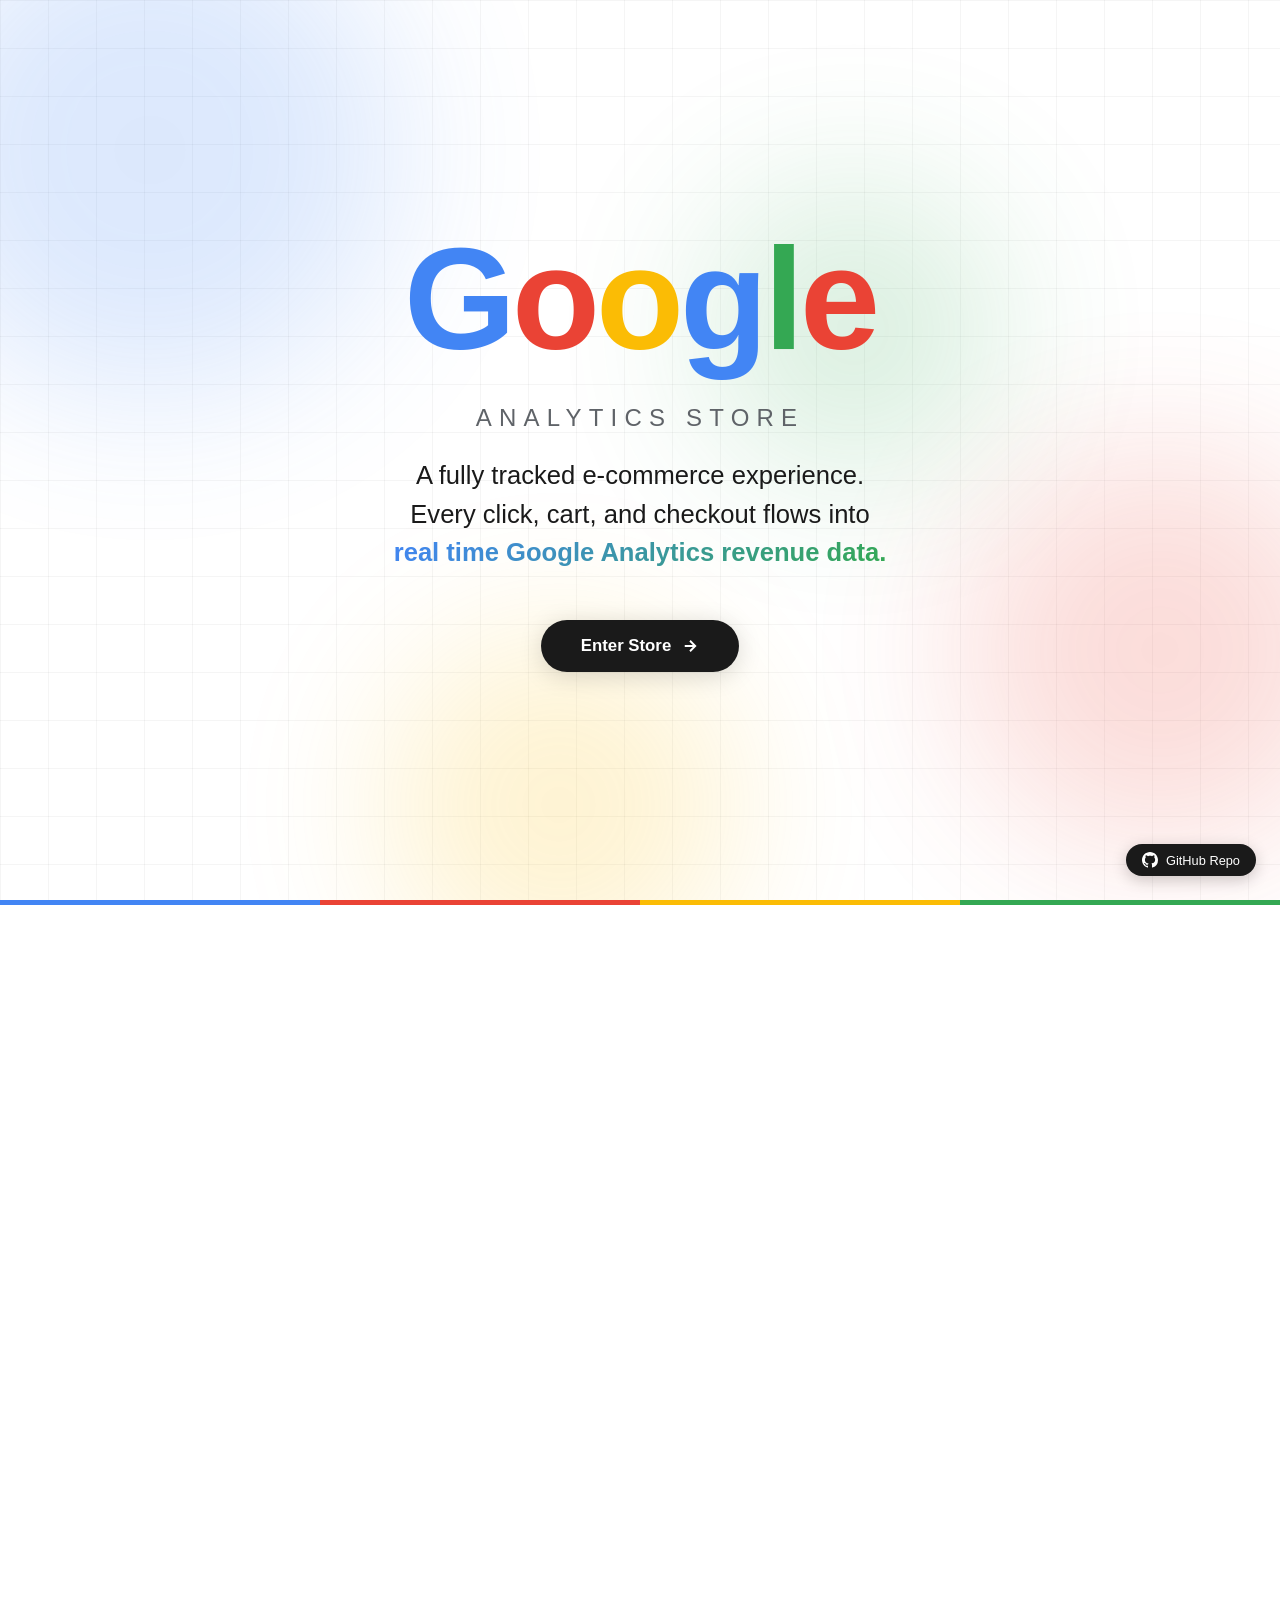
<file: pages/index.html>
<!DOCTYPE html>
<html lang="en">
<head>
  <meta charset="UTF-8" />
  <meta name="viewport" content="width=device-width, initial-scale=1.0"/>
  <title>Welcome</title>
  <link rel="icon" type="image/png" href="../assets/favicon.png" />
  <link rel="preconnect" href="https://fonts.googleapis.com">
  <link href="https://fonts.googleapis.com/css2?family=Google+Sans:wght@300;400;500;700&family=DM+Sans:ital,wght@0,300;0,400;0,500;1,300&display=swap" rel="stylesheet">

  <!-- Google Analytics -->
  <script async src="https://www.googletagmanager.com/gtag/js?id=G-JQNYGB0H1J"></script>
  <script>
    window.dataLayer = window.dataLayer || [];
    function gtag(){ dataLayer.push(arguments); }
    gtag('js', new Date());
    gtag('config', 'G-JQNYGB0H1J');
  </script>
<link rel="stylesheet" href="../css/welcome.css" />
</head>
<body>

  <!-- ============ HERO ============ -->
  <section class="hero">
    <div class="orb orb-1"></div>
    <div class="orb orb-2"></div>
    <div class="orb orb-3"></div>
    <div class="orb orb-4"></div>

    <div class="hero-content">
      <div class="google-logo">
        <span>G</span><span>o</span><span>o</span><span>g</span><span>l</span><span>e</span>
      </div>
      <p class="hero-store-label">Analytics Store</p>
      <p class="hero-tagline">
        A fully tracked e-commerce experience.<br/>
        Every click, cart, and checkout flows into<br/>
        <strong>real time Google Analytics revenue data.</strong>
      </p>
      <div class="hero-cta">
        <a href="store.html" class="btn-enter">
          Enter Store
          <svg width="18" height="18" viewBox="0 0 24 24" fill="none" stroke="currentColor" stroke-width="2.5"><path d="M5 12h14M12 5l7 7-7 7"/></svg>
        </a>
      </div>
    </div>

    <div class="scroll-indicator">
  <div class="material-scroll">
    <svg width="24" height="24" viewBox="0 0 24 24" fill="none" style="opacity:0">
      <path d="M7 10l5 5 5-5" stroke="var(--mid)" stroke-width="2" stroke-linecap="round" stroke-linejoin="round"/>
    </svg>
    <svg width="24" height="24" viewBox="0 0 24 24" fill="none" style="opacity:0">
      <path d="M7 10l5 5 5-5" stroke="var(--mid)" stroke-width="2" stroke-linecap="round" stroke-linejoin="round"/>
    </svg>
    <svg width="24" height="24" viewBox="0 0 24 24" fill="none" style="opacity:0">
      <path d="M7 10l5 5 5-5" stroke="var(--mid)" stroke-width="2" stroke-linecap="round" stroke-linejoin="round"/>
    </svg>
    <svg width="24" height="24" viewBox="0 0 24 24" fill="none" style="opacity:0">
      <path d="M7 10l5 5 5-5" stroke="var(--mid)" stroke-width="2" stroke-linecap="round" stroke-linejoin="round"/>
    </svg>
  </div>
</div>

  </section>

  <div class="color-bar"></div>

  <!-- ============ WHAT IS THIS ============ -->
  <section class="section reveal">
    <div class="what-grid">
      <div>
        <span class="section-tag">About the Project</span>
        <h2 class="section-title">Shop. Track.<br/>Analyse.</h2>
        <p class="section-sub">A dummy Google merchandise store built to demonstrate how e-commerce revenue tracking works end-to-end using Google Analytics 4.</p>
        <div class="what-points" style="margin-top: 2rem;">
          <div class="what-point">
            <div class="point-dot" style="background: var(--blue)"></div>
            <div class="point-text">
              <h4>Real GA4 Events</h4>
              <p>Every user interaction fires a real GA4 ecommerce event with full parameters.</p>
            </div>
          </div>
          <div class="what-point">
            <div class="point-dot" style="background: var(--green)"></div>
            <div class="point-text">
              <h4>Revenue Tracking</h4>
              <p>Purchase events send transaction ID, revenue, tax, and item-level data to GA4.</p>
            </div>
          </div>
          <div class="what-point">
            <div class="point-dot" style="background: var(--red)"></div>
            <div class="point-text">
              <h4>Zero Backend</h4>
              <p>Pure HTML, CSS and JavaScript. No server, no database. Hosted on GitHub Pages.</p>
            </div>
          </div>
        </div>
      </div>

      <div class="what-visual">
        <div class="pipeline-step">
          <div class="pipeline-icon" style="background:rgba(66,133,244,0.1)">🛍️</div>
          User browses products
        </div>
        <div class="pipeline-arrow">↓</div>
        <div class="pipeline-step">
          <div class="pipeline-icon" style="background:rgba(234,67,53,0.1)">🛒</div>
          Adds to cart
        </div>
        <div class="pipeline-arrow">↓</div>
        <div class="pipeline-step">
          <div class="pipeline-icon" style="background:rgba(251,188,5,0.1)">💳</div>
          Proceeds to checkout
        </div>
        <div class="pipeline-arrow">↓</div>
        <div class="pipeline-step">
          <div class="pipeline-icon" style="background:rgba(52,168,83,0.1)">✅</div>
          Places order
        </div>
        <div class="pipeline-arrow">↓</div>
        <div class="pipeline-step">
          <div class="pipeline-icon" style="background:rgba(66,133,244,0.1)">📊</div>
          Revenue hits GA4 dashboard
        </div>
      </div>
    </div>
  </section>

  <!-- ============ STATS ============ -->
  <section class="stats-section reveal">
    <div class="stats-inner">
      <span class="section-tag">By the numbers</span>
      <h2 class="section-title">Built to Track Everything</h2>
      <p class="section-sub">From the first page view to the final purchase — every interaction is measured.</p>
      <div class="stats-grid">
        <div class="stat-card">
          <div class="stat-number">15</div>
          <div class="stat-label">Products</div>
        </div>
        <div class="stat-card">
          <div class="stat-number">6</div>
          <div class="stat-label">GA4 Events Tracked</div>
        </div>
        <div class="stat-card">
          <div class="stat-number">0</div>
          <div class="stat-label">Backend Required</div>
        </div>
        <div class="stat-card">
          <div class="stat-number">$0</div>
          <div class="stat-label">Hosting Cost</div>
        </div>
      </div>
    </div>
  </section>

  <!-- ============ EVENTS ============ -->
  <section class="events-section reveal">
    <div class="events-inner">
      <span class="section-tag">GA4 Ecommerce Events</span>
      <h2 class="section-title">Every Action.<br/>Fully Tracked.</h2>
      <p class="section-sub">Six standard GA4 ecommerce events fire automatically as users interact with the store.</p>
      <div class="events-grid">
        <div class="event-card">
          <span class="event-name">view_item_list</span>
          <h4 class="event-title">Product List Viewed</h4>
          <p class="event-desc">Fires when the homepage loads with all 15 products visible.</p>
        </div>
        <div class="event-card">
          <span class="event-name">add_to_cart</span>
          <h4 class="event-title">Item Added to Cart</h4>
          <p class="event-desc">Fires with product name, price, category and quantity selected.</p>
        </div>
        <div class="event-card">
          <span class="event-name">remove_from_cart</span>
          <h4 class="event-title">Item Removed</h4>
          <p class="event-desc">Fires when a user removes an item from the cart sidebar.</p>
        </div>
        <div class="event-card">
          <span class="event-name">begin_checkout</span>
          <h4 class="event-title">Checkout Started</h4>
          <p class="event-desc">Fires on checkout page load with full cart value and items.</p>
        </div>
        <div class="event-card">
          <span class="event-name">purchase</span>
          <h4 class="event-title">Order Placed</h4>
          <p class="event-desc">Fires with unique order ID, revenue, tax, and item breakdown.</p>
        </div>
        <div class="event-card">
          <span class="event-name">remove_from_cart</span>
          <h4 class="event-title">Cart Cleared</h4>
          <p class="event-desc">Tracks individual item removals for funnel drop-off analysis.</p>
        </div>
      </div>
    </div>
  </section>
<!-- ============ DASHBOARD CTA ============ -->
  <section class="dashboard-cta reveal">
    <div class="dashboard-cta-inner">
      <span class="section-tag">Live Data</span>
      <h2 class="section-title">See the Revenue<br/>Dashboard</h2>
      <p class="section-sub">All events tracked on this store flow into a live Looker Studio dashboard. View real revenue, transactions and product performance.</p>
      <a href="dashboard.html" class="btn-enter" style="margin-top:2rem">
        View Dashboard
        <svg width="18" height="18" viewBox="0 0 24 24" fill="none" stroke="currentColor" stroke-width="2.5"><path d="M5 12h14M12 5l7 7-7 7"/></svg>
      </a>
    </div>
  </section>
  <!-- ============ TECH STACK ============ -->
  <section class="tech-section reveal">
    <div class="tech-inner">
      <span class="section-tag">Tech Stack</span>
      <h2 class="section-title">Simple Stack.<br/>Powerful Insights.</h2>
      <p class="section-sub">No frameworks, no npm, no build tools. Just clean vanilla web technology paired with Google's analytics infrastructure.</p>
      <div class="tech-pills">
        <div class="tech-pill"><div class="tech-pill-dot" style="background:var(--blue)"></div> HTML5</div>
        <div class="tech-pill"><div class="tech-pill-dot" style="background:var(--red)"></div> CSS3</div>
        <div class="tech-pill"><div class="tech-pill-dot" style="background:var(--yellow)"></div> Vanilla JavaScript</div>
        <div class="tech-pill"><div class="tech-pill-dot" style="background:var(--green)"></div> Google Analytics 4</div>
        <div class="tech-pill"><div class="tech-pill-dot" style="background:var(--blue)"></div> Google Tag Assistant</div>
        <div class="tech-pill"><div class="tech-pill-dot" style="background:var(--red)"></div> GitHub Pages</div>
        <div class="tech-pill"><div class="tech-pill-dot" style="background:var(--yellow)"></div> Git</div>
        <div class="tech-pill"><div class="tech-pill-dot" style="background:var(--green)"></div> Looker Studio</div>
      </div>
    </div>
  </section>

  <!-- ============ FINAL CTA ============ -->
  <section class="final-cta reveal">
    <div class="final-cta-content">
      <div class="google-logo">
        <span>G</span><span>o</span><span>o</span><span>g</span><span>l</span><span>e</span>
      </div>
      <h2 class="final-title">Ready to explore the store?</h2>
      <p class="final-sub">Browse products, add to cart, checkout — and watch the data flow into GA4.</p>
      <a href="store.html" class="btn-enter">
        Enter Store
        <svg width="18" height="18" viewBox="0 0 24 24" fill="none" stroke="currentColor" stroke-width="2.5"><path d="M5 12h14M12 5l7 7-7 7"/></svg>
      </a>
    </div>
  </section>

  <!-- ============ GITHUB FIXED BUTTON ============ -->
  <a href="https://github.com/shashank28-1999/revenue-analysis-using-google-analytics" target="_blank" class="github-link">
    <svg width="16" height="16" viewBox="0 0 24 24" fill="currentColor"><path d="M12 0C5.37 0 0 5.37 0 12c0 5.31 3.435 9.795 8.205 11.385.6.105.825-.255.825-.57 0-.285-.015-1.23-.015-2.235-3.015.555-3.795-.735-4.035-1.41-.135-.345-.72-1.41-1.23-1.695-.42-.225-1.02-.78-.015-.795.945-.015 1.62.87 1.845 1.23 1.08 1.815 2.805 1.305 3.495.99.105-.78.42-1.305.765-1.605-2.67-.3-5.46-1.335-5.46-5.925 0-1.305.465-2.385 1.23-3.225-.12-.3-.54-1.53.12-3.18 0 0 1.005-.315 3.3 1.23.96-.27 1.98-.405 3-.405s2.04.135 3 .405c2.295-1.56 3.3-1.23 3.3-1.23.66 1.65.24 2.88.12 3.18.765.84 1.23 1.905 1.23 3.225 0 4.605-2.805 5.625-5.475 5.925.435.375.81 1.095.81 2.22 0 1.605-.015 2.895-.015 3.3 0 .315.225.69.825.57A12.02 12.02 0 0 0 24 12c0-6.63-5.37-12-12-12z"/></svg>
    GitHub Repo
  </a>

  <script>
    const reveals = document.querySelectorAll('.reveal');
    const observer = new IntersectionObserver((entries) => {
      entries.forEach(entry => {
        if (entry.isIntersecting) {
          entry.target.classList.add('visible');
        } else {
          entry.target.classList.remove('visible');
        }
      });
    }, { threshold: 0.6 });

    reveals.forEach(el => observer.observe(el));
  </script>
</body>
</html>
</file>
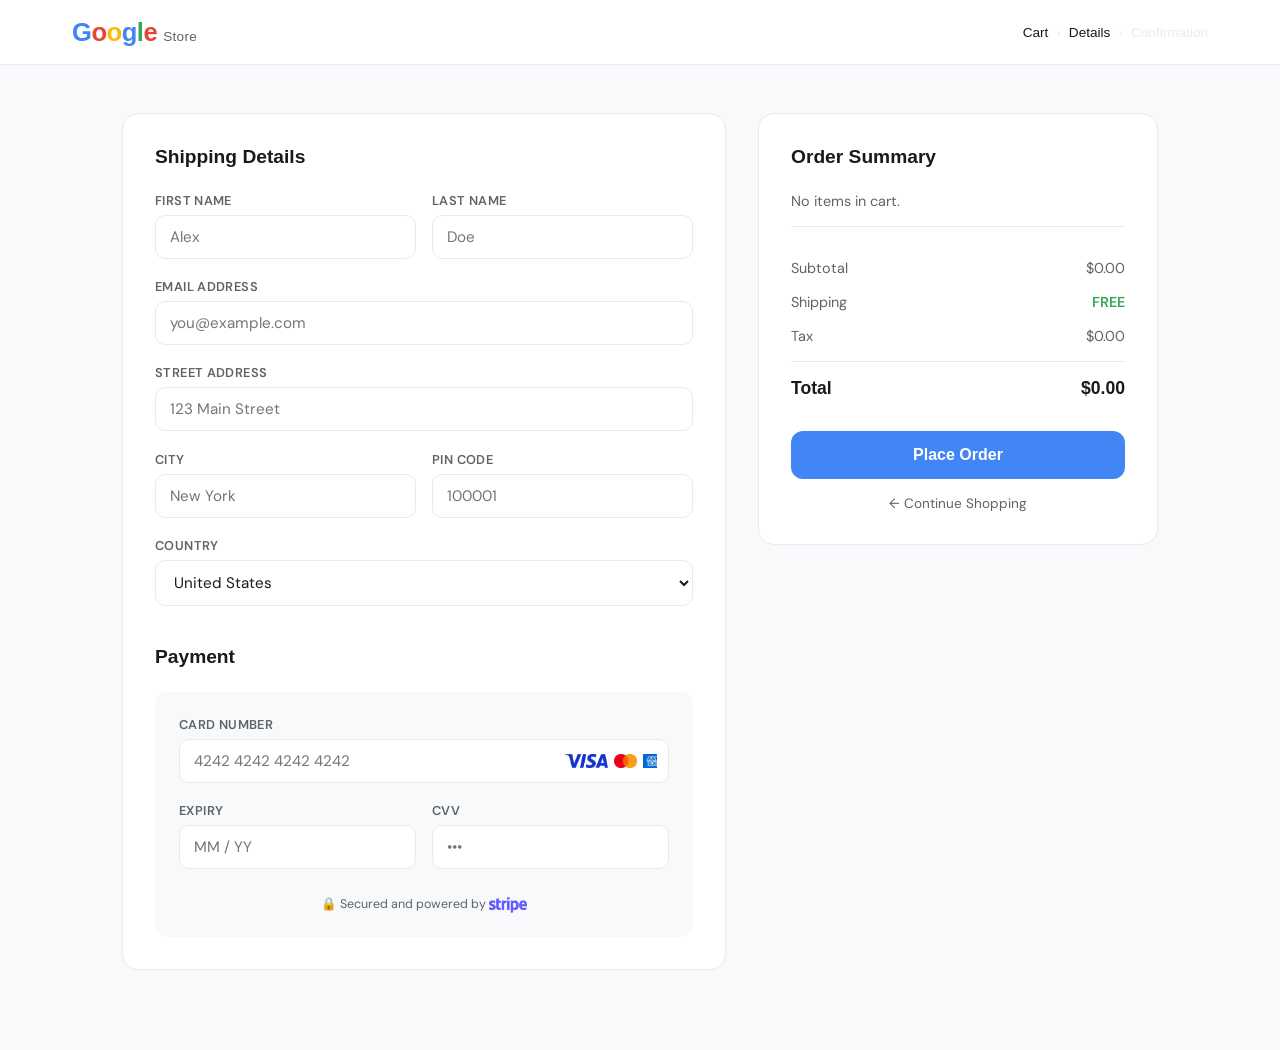
<file: checkout.html>
<!DOCTYPE html>
<html lang="en">
<head>
  <meta charset="UTF-8" />
  <meta name="viewport" content="width=device-width, initial-scale=1.0"/>
  <title>Checkout</title>
<link rel="icon" type="image/png" href="favicon.png" />
  <!-- Google Analytics (replace G-XXXXXXXXXX with your Measurement ID) -->
  <script async src="https://www.googletagmanager.com/gtag/js?id=G-JQNYGB0H1J"></script>
  <script>
    window.dataLayer = window.dataLayer || [];
    function gtag(){ dataLayer.push(arguments); }
    gtag('js', new Date());
    gtag('config', 'G-JQNYGB0H1J');
  </script>

  <link rel="preconnect" href="https://fonts.googleapis.com">
  <link href="https://fonts.googleapis.com/css2?family=Google+Sans:wght@400;500;700&family=DM+Sans:wght@300;400;500&display=swap" rel="stylesheet">
  <link rel="stylesheet" href="style.css" />
</head>
<body class="checkout-page">

  <!-- HEADER -->
  <header class="header">
    <div class="header-inner">
      <a href="index.html" class="logo" style="text-decoration:none">
        <span style="color:#4285F4">G</span><span style="color:#EA4335">o</span><span style="color:#FBBC05">o</span><span style="color:#4285F4">g</span><span style="color:#34A853">l</span><span style="color:#EA4335">e</span>
        <span class="logo-store">Store</span>
      </a>
      <div class="checkout-steps">
        <span class="step active">Cart</span>
        <span class="step-divider">›</span>
        <span class="step active">Details</span>
        <span class="step-divider">›</span>
        <span class="step">Confirmation</span>
      </div>
    </div>
  </header>

  <main class="checkout-main">
    <div class="checkout-grid">

      <!-- LEFT: FORM -->
      <section class="checkout-form-section">
        <h2 class="checkout-title">Shipping Details</h2>

        <div class="form-row">
          <div class="form-group">
            <label>First Name</label>
            <input type="text" placeholder="Alex" id="firstName" />
          </div>
          <div class="form-group">
            <label>Last Name</label>
            <input type="text" placeholder="Doe" id="lastName" />
          </div>
        </div>

        <div class="form-group">
          <label>Email Address</label>
          <input type="email" placeholder="you@example.com" id="email" />
        </div>

        <div class="form-group">
          <label>Street Address</label>
          <input type="text" placeholder="123 Main Street" id="address" />
        </div>

        <div class="form-row">
          <div class="form-group">
            <label>City</label>
            <input type="text" placeholder="New York" id="city" />
          </div>
          <div class="form-group">
            <label>PIN Code</label>
            <input type="text" placeholder="100001" id="pin" />
          </div>
        </div>

        <div class="form-group">
          <label>Country</label>
          <select id="country">
            <option>United States</option>
            <option>India</option>
            <option>United Kingdom</option>
            <option>Germany</option>
            <option>Singapore</option>
          </select>
        </div>

        <h2 class="checkout-title" style="margin-top:2.5rem">Payment</h2>
        <div class="payment-mock">
          <div class="form-group">
  <label>Card Number</label>
  <div class="card-input-wrap">
    <input type="text" placeholder="4242 4242 4242 4242" maxlength="19" />
    <div class="card-logos">
      <img src="assets/visa.png" alt="Visa" />
      <img src="assets/mastercard.png" alt="Mastercard" />
      <img src="assets/amex.png" alt="Amex" />
    </div>
  </div>
</div>
          <div class="form-row">
            <div class="form-group">
              <label>Expiry</label>
              <input type="text" placeholder="MM / YY" maxlength="7" />
            </div>
            <div class="form-group">
              <label>CVV</label>
              <input type="text" placeholder="•••" maxlength="3" />
            </div>
          </div>
          <div class="card-mock-note">
  🔒 Secured and powered by <img src="assets/stripe.png" alt="Stripe" style="height:16px; vertical-align:middle;" />
</div>
        </div>
      </section>

      <!-- RIGHT: ORDER SUMMARY -->
      <section class="order-summary">
        <h2 class="checkout-title">Order Summary</h2>
        <div class="summary-items" id="summaryItems">
          <!-- Injected by app.js -->
        </div>

        <div class="summary-line">
          <span>Subtotal</span>
          <span id="summarySubtotal">$0.00</span>
        </div>
        <div class="summary-line">
          <span>Shipping</span>
          <span class="free-tag">FREE</span>
        </div>
        <div class="summary-line">
          <span>Tax</span>
          <span id="summaryTax">$0.00</span>
        </div>
        <div class="summary-line summary-total-line">
          <span>Total</span>
          <span id="summaryTotal">$0.00</span>
        </div>

        <button class="place-order-btn" id="placeOrderBtn" onclick="placeOrder()">
          Place Order
        </button>
        <a href="store.html" class="back-link">← Continue Shopping</a>
      </section>

    </div>
  </main>

  <!-- SUCCESS MODAL -->
  <div class="modal-overlay" id="modalOverlay" style="display:none">
    <div class="success-modal">
      <div class="success-icon">
        <svg width="48" height="48" viewBox="0 0 24 24" fill="none" stroke="#34A853" stroke-width="2.5"><polyline points="20 6 9 17 4 12"/></svg>
      </div>
      <h2>Order Placed!</h2>
      <p>Thanks for your purchase. A confirmation has been sent to your email. <br/><span style="font-size:0.8rem;color:#888">(This is a demo — no real order was created.)</span></p>
      <div class="order-id" id="orderId"></div>
      <a href="store.html" class="place-order-btn" style="display:inline-block;text-align:center;margin-top:1rem">Back to Store</a>
    </div>
  </div>

  <script src="app.js"></script>
</body>
</html>
</file>
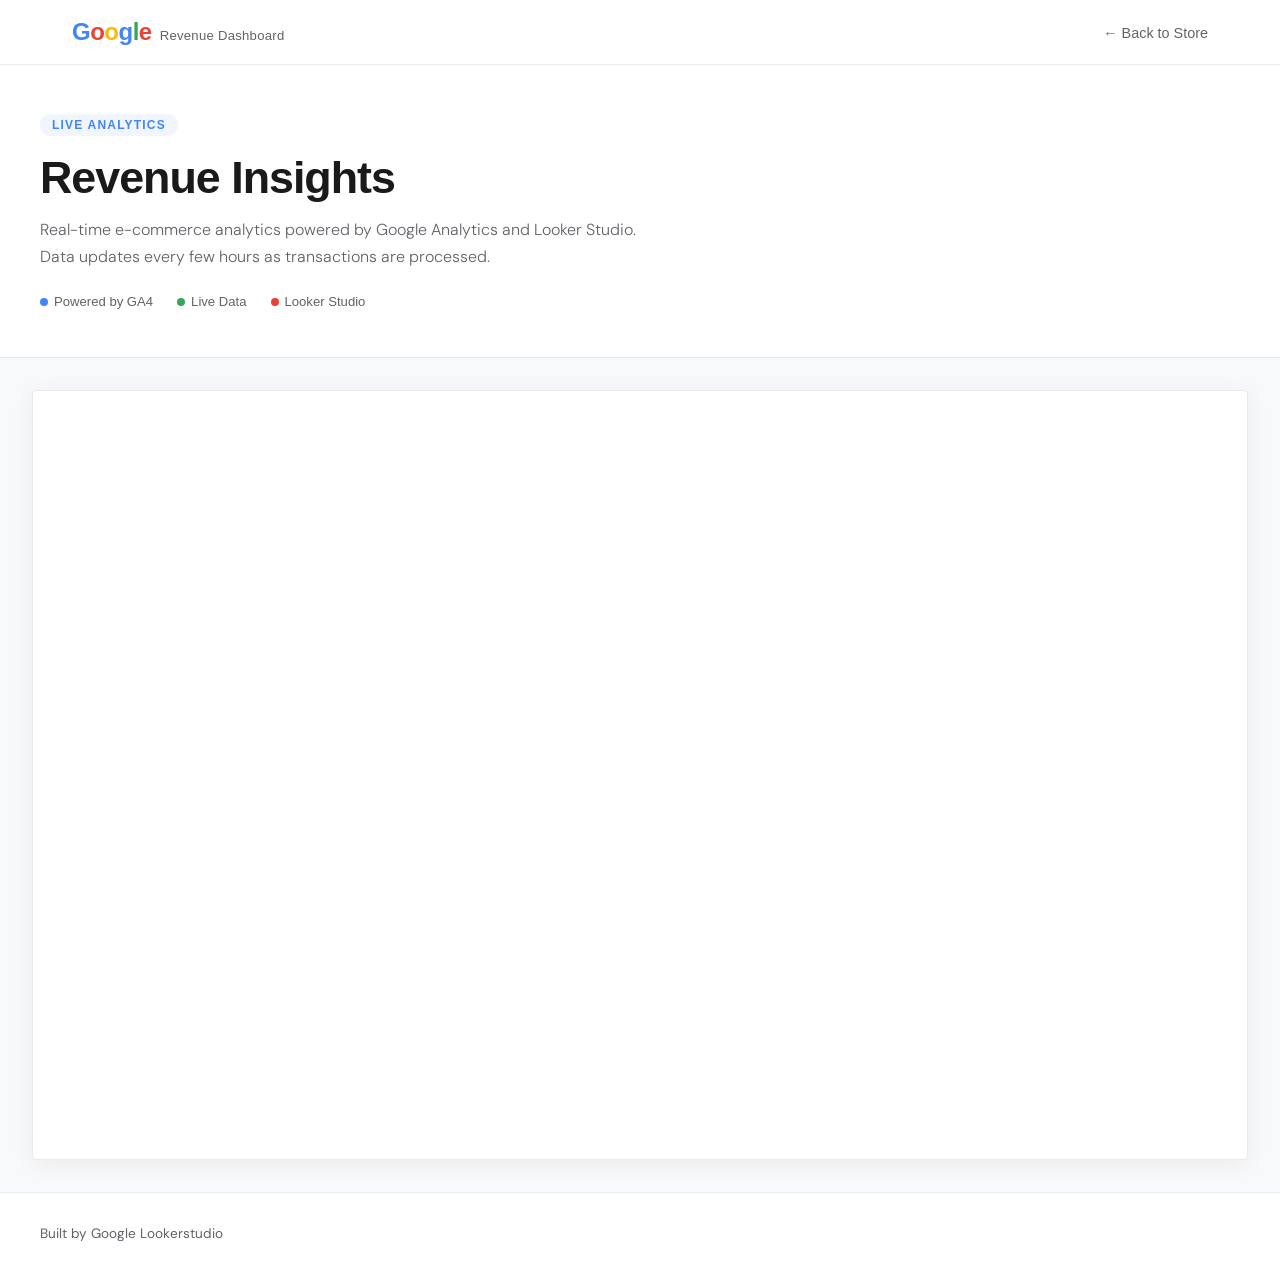
<file: dashboard.html>
<!DOCTYPE html>
<html lang="en">
<head>
  <meta charset="UTF-8" />
  <meta name="viewport" content="width=device-width, initial-scale=1.0"/>
  <title>Revenue Dashboard</title>
  <link rel="icon" type="image/png" href="favicon.png" />
  <link rel="preconnect" href="https://fonts.googleapis.com">
  <link href="https://fonts.googleapis.com/css2?family=Google+Sans:wght@300;400;500;700&family=DM+Sans:wght@300;400;500&display=swap" rel="stylesheet">
  <link rel="stylesheet" href="dashboard.css" />

  <!-- Google Analytics -->
  <script async src="https://www.googletagmanager.com/gtag/js?id=G-JQNYGB0H1J"></script>
  <script>
    window.dataLayer = window.dataLayer || [];
    function gtag(){ dataLayer.push(arguments); }
    gtag('js', new Date());
    gtag('config', 'G-JQNYGB0H1J');
  </script>
</head>
<body>

  <!-- HEADER -->
  <header class="dash-header">
    <div class="dash-header-inner">
      <a href="index.html" class="dash-logo">
        <span style="color:#4285F4">G</span><span style="color:#EA4335">o</span><span style="color:#FBBC05">o</span><span style="color:#4285F4">g</span><span style="color:#34A853">l</span><span style="color:#EA4335">e</span>
        <span class="dash-logo-label">Revenue Dashboard</span>
      </a>
      <div class="dash-nav">
        <a href="store.html">← Back to Store</a>
      </div>
    </div>
  </header>

  <!-- INTRO -->
  <section class="dash-intro">
    <div class="dash-intro-inner">
      <span class="dash-tag">Live Analytics</span>
      <h1 class="dash-title">Revenue Insights</h1>
      <p class="dash-sub">Real-time e-commerce analytics powered by Google Analytics and Looker Studio. Data updates every few hours as transactions are processed.</p>
      <div class="dash-meta">
        <div class="dash-meta-item">
          <span class="meta-dot" style="background:#4285F4"></span>
          Powered by GA4
        </div>
        <div class="dash-meta-item">
          <span class="meta-dot" style="background:#34A853"></span>
          Live Data
        </div>
        <div class="dash-meta-item">
          <span class="meta-dot" style="background:#EA4335"></span>
          Looker Studio
        </div>
      </div>
    </div>
  </section>

  <!-- DASHBOARD EMBED -->
  <section class="dash-embed-section">
    <div class="dash-embed-wrap">
      <iframe
        src="https://lookerstudio.google.com/embed/reporting/e06f890f-0ce7-431f-a39a-65d5c64e82df/page/rmtuF"
        width="100%"
        height="800"
        frameborder="0"
        allowfullscreen
        sandbox="allow-storage-access-by-user-activation allow-scripts allow-same-origin allow-popups allow-popups-to-escape-sandbox"
      ></iframe>
    </div>
  </section>

  <!-- FOOTER -->
  <footer class="dash-footer">
    <div class="dash-footer-inner">
      <p>Built by Google Lookerstudio</p>
    </div>
  </footer>

</body>
</html>
</file>
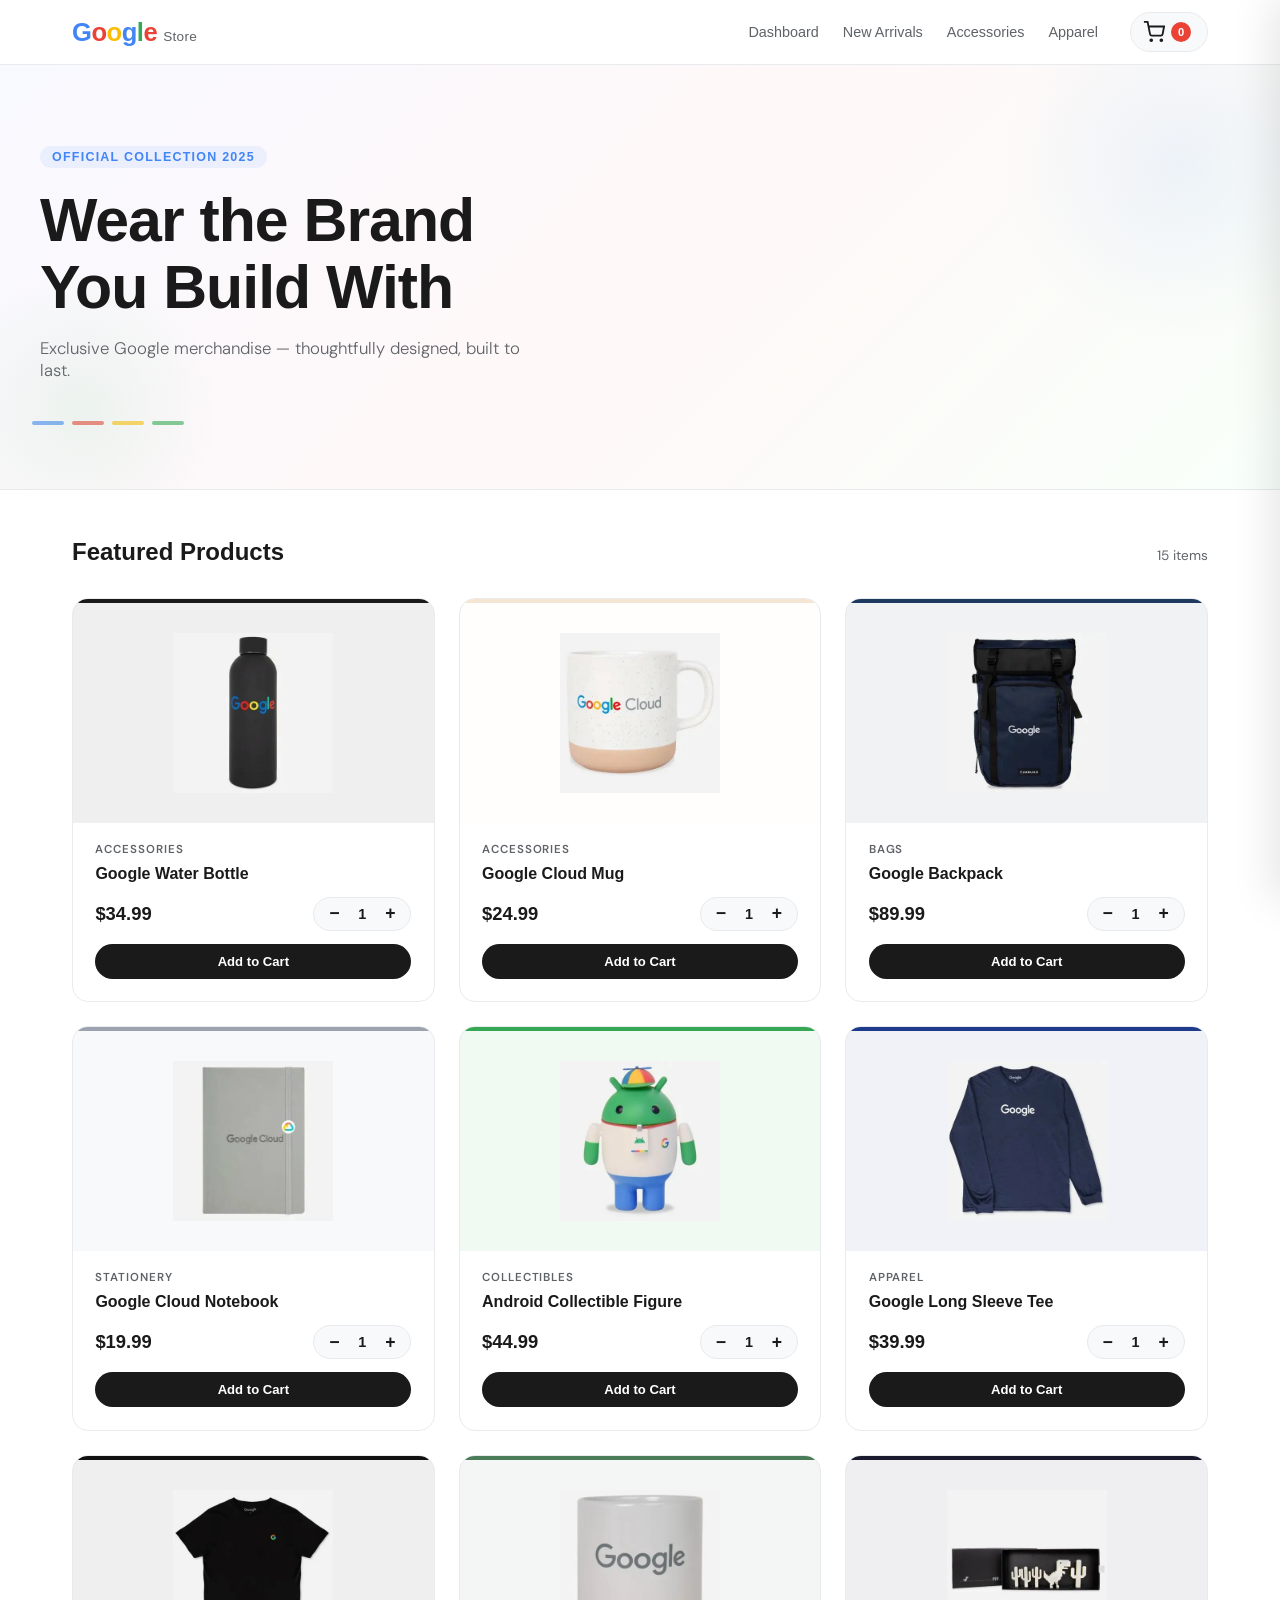
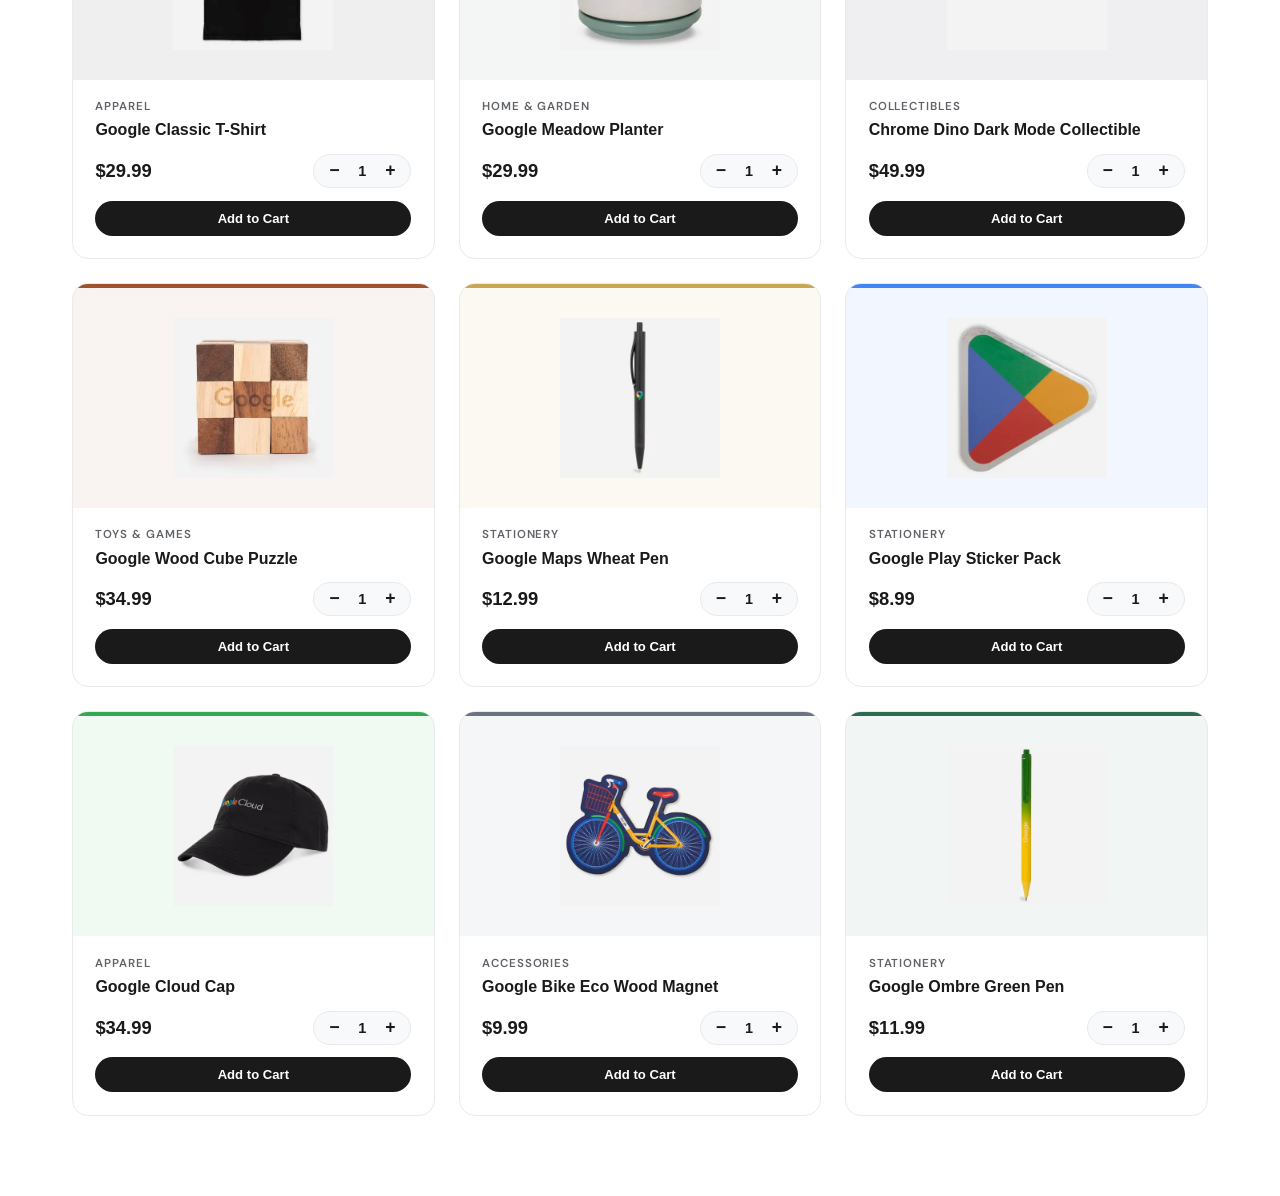
<file: store.html>
<!DOCTYPE html>
<html lang="en">
<head>
  <meta charset="UTF-8" />
  <meta name="viewport" content="width=device-width, initial-scale=1.0"/>
  <title>Google Analytics Store</title>
<link rel="icon" type="image/png" href="favicon.png" />
  <!-- Google Analytics (replace G-XXXXXXXXXX with your Measurement ID) -->
  <script async src="https://www.googletagmanager.com/gtag/js?id=G-JQNYGB0H1J"></script>
  <script>
    window.dataLayer = window.dataLayer || [];
    function gtag(){ dataLayer.push(arguments); }
    gtag('js', new Date());
    gtag('config', 'G-JQNYGB0H1J');
  </script>

  <link rel="preconnect" href="https://fonts.googleapis.com">
  <link href="https://fonts.googleapis.com/css2?family=Google+Sans:wght@400;500;700&family=DM+Sans:wght@300;400;500&display=swap" rel="stylesheet">
  <link rel="stylesheet" href="style.css" />
</head>
<body>

  <!-- HEADER -->
  <header class="header">
    <div class="header-inner">
      <a href="index.html" class="logo" style="text-decoration:none; color:inherit;">
        <span class="logo-g" style="color:#4285F4">G</span><span class="logo-o1" style="color:#EA4335">o</span><span class="logo-o2" style="color:#FBBC05">o</span><span class="logo-g2" style="color:#4285F4">g</span><span class="logo-l" style="color:#34A853">l</span><span class="logo-e" style="color:#EA4335">e</span>
        <span class="logo-store">Store</span>
      </a>
      <nav class="nav-links">
        <a href="dashboard.html">Dashboard</a>
  <a href="#">New Arrivals</a>
  <a href="#">Accessories</a>
  <a href="#">Apparel</a>
  
</nav>
      <button class="cart-btn" onclick="openCart()">
        <svg width="22" height="22" viewBox="0 0 24 24" fill="none" stroke="currentColor" stroke-width="2"><circle cx="9" cy="21" r="1"/><circle cx="20" cy="21" r="1"/><path d="M1 1h4l2.68 13.39a2 2 0 0 0 2 1.61h9.72a2 2 0 0 0 2-1.61L23 6H6"/></svg>
        <span class="cart-count" id="cartCount">0</span>
      </button>
    </div>
  </header>

  <!-- HERO BANNER -->
  <section class="hero">
    <div class="hero-content">
      <p class="hero-tag">Official Collection 2025</p>
      <h1 class="hero-title">Wear the Brand<br>You Build With</h1>
      <p class="hero-sub">Exclusive Google merchandise — thoughtfully designed, built to last.</p>
    </div>
    <div class="hero-dots">
      <span style="background:#4285F4"></span>
      <span style="background:#EA4335"></span>
      <span style="background:#FBBC05"></span>
      <span style="background:#34A853"></span>
    </div>
  </section>

  <!-- PRODUCTS GRID -->
  <main class="store-main">
    <div class="section-header">
      <h2>Featured Products</h2>
      <p>15 items</p>
    </div>

    <div class="products-grid" id="productsGrid">
      <!-- Cards injected by app.js -->
    </div>
  </main>

  <!-- CART SIDEBAR -->
  <div class="cart-overlay" id="cartOverlay" onclick="closeCart()"></div>
  <aside class="cart-sidebar" id="cartSidebar">
    <div class="cart-header">
      <h3>Your Cart</h3>
      <button onclick="closeCart()" class="close-btn">close</button>
    </div>
    <div class="cart-items" id="cartItems">
      <p class="empty-cart">Your cart is empty.</p>
    </div>
    <div class="cart-footer" id="cartFooter" style="display:none">
      <div class="cart-total">
        <span>Total</span>
        <span id="cartTotal">$0.00</span>
      </div>
      <a href="checkout.html" class="checkout-link" id="checkoutLink">Proceed to Checkout →</a>
    </div>
  </aside>

  <script src="app.js"></script>
</body>
</html>
</file>
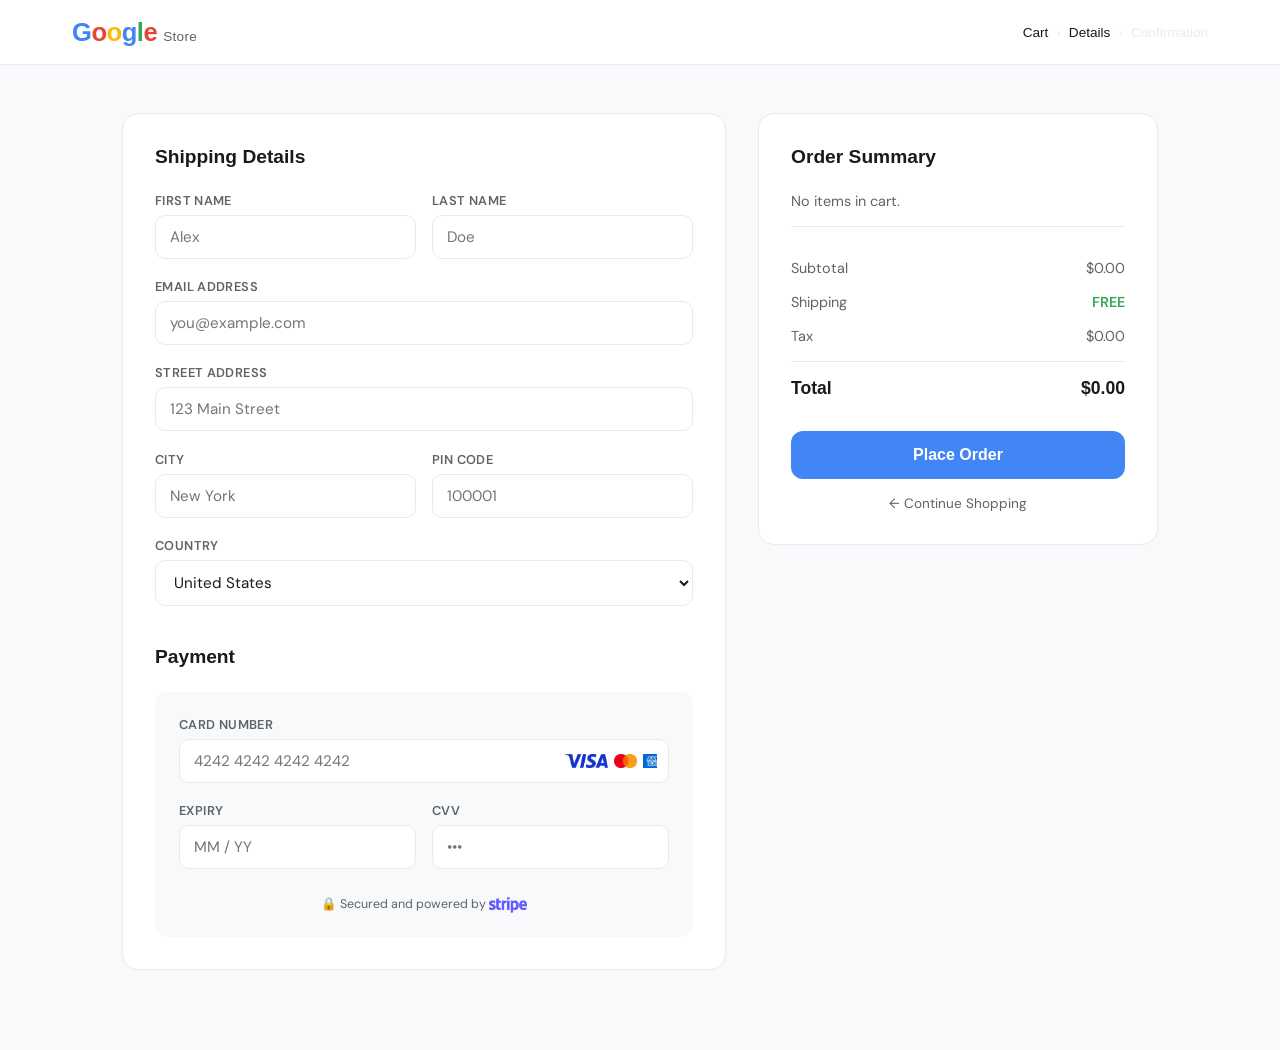
<file: pages/checkout.html>
<!DOCTYPE html>
<html lang="en">
<head>
  <meta charset="UTF-8" />
  <meta name="viewport" content="width=device-width, initial-scale=1.0"/>
  <title>Checkout</title>
<link rel="icon" type="image/png" href="../assets/favicon.png" />
  <!-- Google Analytics (replace G-XXXXXXXXXX with your Measurement ID) -->
  <script async src="https://www.googletagmanager.com/gtag/js?id=G-JQNYGB0H1J"></script>
  <script>
    window.dataLayer = window.dataLayer || [];
    function gtag(){ dataLayer.push(arguments); }
    gtag('js', new Date());
    gtag('config', 'G-JQNYGB0H1J');
  </script>

  <link rel="preconnect" href="https://fonts.googleapis.com">
  <link href="https://fonts.googleapis.com/css2?family=Google+Sans:wght@400;500;700&family=DM+Sans:wght@300;400;500&display=swap" rel="stylesheet">
  <link rel="stylesheet" href="../css/style.css" />
</head>
<body class="checkout-page">

  <!-- HEADER -->
  <header class="header">
    <div class="header-inner">
      <a href="welcome.html" class="logo" style="text-decoration:none">
        <span style="color:#4285F4">G</span><span style="color:#EA4335">o</span><span style="color:#FBBC05">o</span><span style="color:#4285F4">g</span><span style="color:#34A853">l</span><span style="color:#EA4335">e</span>
        <span class="logo-store">Store</span>
      </a>
      <div class="checkout-steps">
        <span class="step active">Cart</span>
        <span class="step-divider">›</span>
        <span class="step active">Details</span>
        <span class="step-divider">›</span>
        <span class="step">Confirmation</span>
      </div>
    </div>
  </header>

  <main class="checkout-main">
    <div class="checkout-grid">

      <!-- LEFT: FORM -->
      <section class="checkout-form-section">
        <h2 class="checkout-title">Shipping Details</h2>

        <div class="form-row">
          <div class="form-group">
            <label>First Name</label>
            <input type="text" placeholder="Alex" id="firstName" />
          </div>
          <div class="form-group">
            <label>Last Name</label>
            <input type="text" placeholder="Doe" id="lastName" />
          </div>
        </div>

        <div class="form-group">
          <label>Email Address</label>
          <input type="email" placeholder="you@example.com" id="email" />
        </div>

        <div class="form-group">
          <label>Street Address</label>
          <input type="text" placeholder="123 Main Street" id="address" />
        </div>

        <div class="form-row">
          <div class="form-group">
            <label>City</label>
            <input type="text" placeholder="New York" id="city" />
          </div>
          <div class="form-group">
            <label>PIN Code</label>
            <input type="text" placeholder="100001" id="pin" />
          </div>
        </div>

        <div class="form-group">
          <label>Country</label>
          <select id="country">
            <option>United States</option>
            <option>India</option>
            <option>United Kingdom</option>
            <option>Germany</option>
            <option>Singapore</option>
          </select>
        </div>

        <h2 class="checkout-title" style="margin-top:2.5rem">Payment</h2>
        <div class="payment-mock">
          <div class="form-group">
  <label>Card Number</label>
  <div class="card-input-wrap">
    <input type="text" placeholder="4242 4242 4242 4242" maxlength="19" />
    <div class="card-logos">
      <img src="../assets/visa.png" alt="Visa" />
      <img src="../assets/mastercard.png" alt="Mastercard" />
      <img src="../assets/amex.png" alt="Amex" />
    </div>
  </div>
</div>
          <div class="form-row">
            <div class="form-group">
              <label>Expiry</label>
              <input type="text" placeholder="MM / YY" maxlength="7" />
            </div>
            <div class="form-group">
              <label>CVV</label>
              <input type="text" placeholder="•••" maxlength="3" />
            </div>
          </div>
          <div class="card-mock-note">
  🔒 Secured and powered by <img src="../assets/stripe.png" alt="Stripe" style="height:16px; vertical-align:middle;" />
</div>
        </div>
      </section>

      <!-- RIGHT: ORDER SUMMARY -->
      <section class="order-summary">
        <h2 class="checkout-title">Order Summary</h2>
        <div class="summary-items" id="summaryItems">
          <!-- Injected by app.js -->
        </div>

        <div class="summary-line">
          <span>Subtotal</span>
          <span id="summarySubtotal">$0.00</span>
        </div>
        <div class="summary-line">
          <span>Shipping</span>
          <span class="free-tag">FREE</span>
        </div>
        <div class="summary-line">
          <span>Tax</span>
          <span id="summaryTax">$0.00</span>
        </div>
        <div class="summary-line summary-total-line">
          <span>Total</span>
          <span id="summaryTotal">$0.00</span>
        </div>

        <button class="place-order-btn" id="placeOrderBtn" onclick="placeOrder()">
          Place Order
        </button>
        <a href="store.html" class="back-link">← Continue Shopping</a>
      </section>

    </div>
  </main>

  <!-- SUCCESS MODAL -->
  <div class="modal-overlay" id="modalOverlay" style="display:none">
    <div class="success-modal">
      <div class="success-icon">
        <svg width="48" height="48" viewBox="0 0 24 24" fill="none" stroke="#34A853" stroke-width="2.5"><polyline points="20 6 9 17 4 12"/></svg>
      </div>
      <h2>Order Placed!</h2>
      <p>Thanks for your purchase. A confirmation has been sent to your email. <br/><span style="font-size:0.8rem;color:#888">(This is a demo — no real order was created.)</span></p>
      <div class="order-id" id="orderId"></div>
      <a href="store.html" class="place-order-btn" style="display:inline-block;text-align:center;margin-top:1rem">Back to Store</a>
    </div>
  </div>

  <script src="../js/app.js"></script>
</body>
</html>
</file>
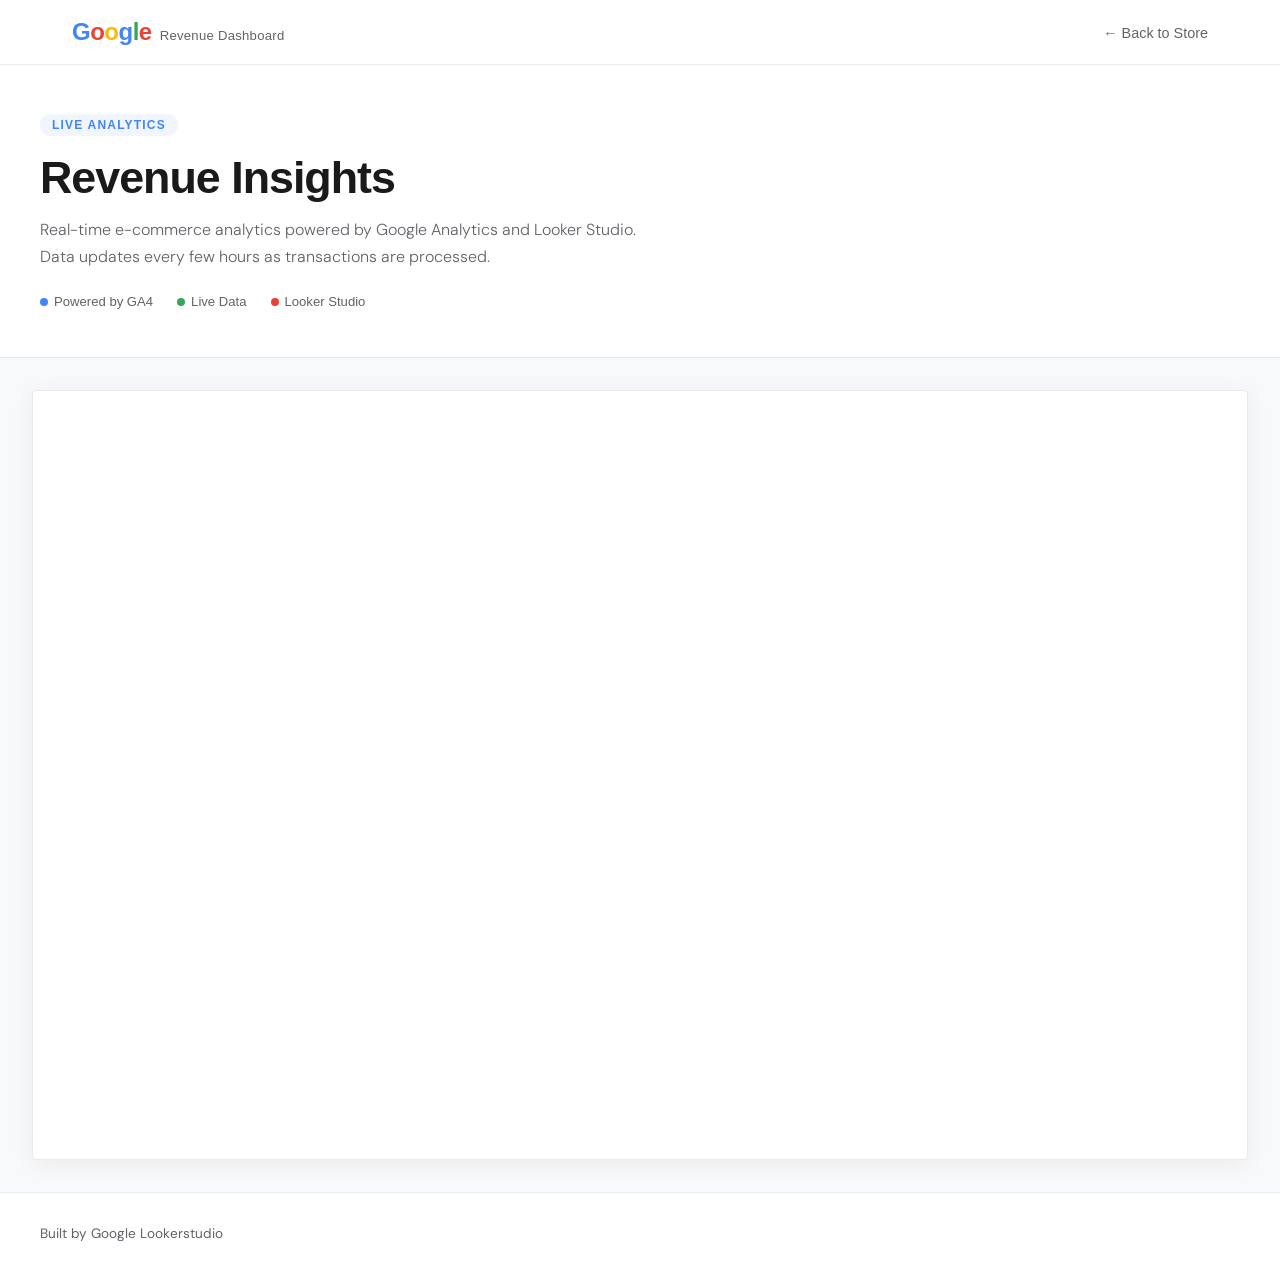
<file: pages/dashboard.html>
<!DOCTYPE html>
<html lang="en">
<head>
  <meta charset="UTF-8" />
  <meta name="viewport" content="width=device-width, initial-scale=1.0, user-scalable=yes">
  <title>Revenue Dashboard</title>
  <link rel="icon" type="image/png" href="../assets/favicon.png" />
  <link rel="preconnect" href="https://fonts.googleapis.com">
  <link href="https://fonts.googleapis.com/css2?family=Google+Sans:wght@300;400;500;700&family=DM+Sans:wght@300;400;500&display=swap" rel="stylesheet">
  <link rel="stylesheet" href="../css/dashboard.css" />

  <!-- Google Analytics -->
  <script async src="https://www.googletagmanager.com/gtag/js?id=G-JQNYGB0H1J"></script>
  <script>
    window.dataLayer = window.dataLayer || [];
    function gtag(){ dataLayer.push(arguments); }
    gtag('js', new Date());
    gtag('config', 'G-JQNYGB0H1J');
  </script>
</head>
<body>

  <!-- HEADER -->
  <header class="dash-header">
    <div class="dash-header-inner">
      <a href="welcome.html" class="dash-logo">
        <span style="color:#4285F4">G</span><span style="color:#EA4335">o</span><span style="color:#FBBC05">o</span><span style="color:#4285F4">g</span><span style="color:#34A853">l</span><span style="color:#EA4335">e</span>
        <span class="dash-logo-label">Revenue Dashboard</span>
      </a>
      <div class="dash-nav">
        <a href="store.html">← Back to Store</a>
      </div>
    </div>
  </header>

  <!-- INTRO -->
  <section class="dash-intro">
    <div class="dash-intro-inner">
      <span class="dash-tag">Live Analytics</span>
      <h1 class="dash-title">Revenue Insights</h1>
      <p class="dash-sub">Real-time e-commerce analytics powered by Google Analytics and Looker Studio. Data updates every few hours as transactions are processed.</p>
      <div class="dash-meta">
        <div class="dash-meta-item">
          <span class="meta-dot" style="background:#4285F4"></span>
          Powered by GA4
        </div>
        <div class="dash-meta-item">
          <span class="meta-dot" style="background:#34A853"></span>
          Live Data
        </div>
        <div class="dash-meta-item">
          <span class="meta-dot" style="background:#EA4335"></span>
          Looker Studio
        </div>
      </div>
    </div>
  </section>

  <!-- DASHBOARD EMBED -->
  <section class="dash-embed-section">
    <div class="dash-embed-wrap">
      <iframe
        src="https://lookerstudio.google.com/embed/reporting/e06f890f-0ce7-431f-a39a-65d5c64e82df/page/rmtuF"
        width="100%"
        height="800"
        frameborder="0"
        allowfullscreen
        sandbox="allow-storage-access-by-user-activation allow-scripts allow-same-origin allow-popups allow-popups-to-escape-sandbox"
      ></iframe>
    </div>
  </section>

  <!-- FOOTER -->
  <footer class="dash-footer">
    <div class="dash-footer-inner">
      <p>Built by Google Lookerstudio</p>
    </div>
  </footer>
</body>
</html>
</file>
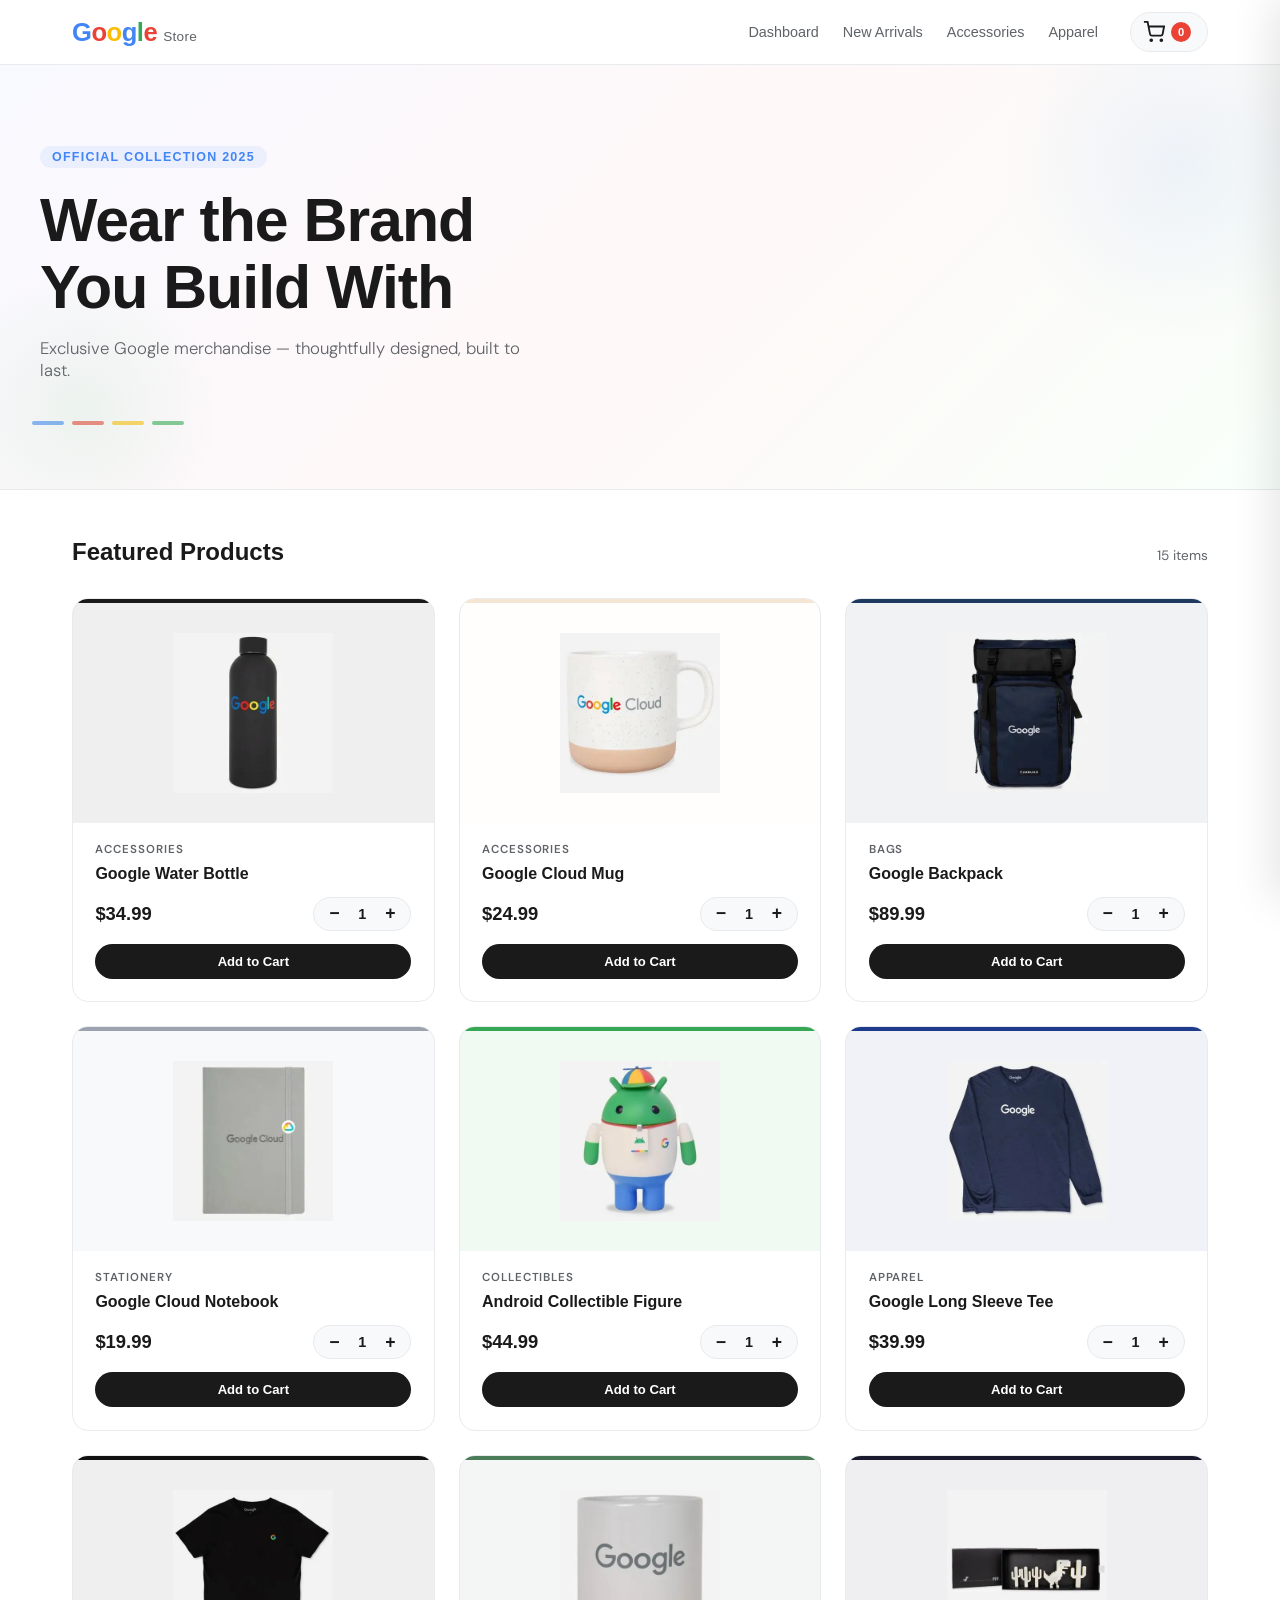
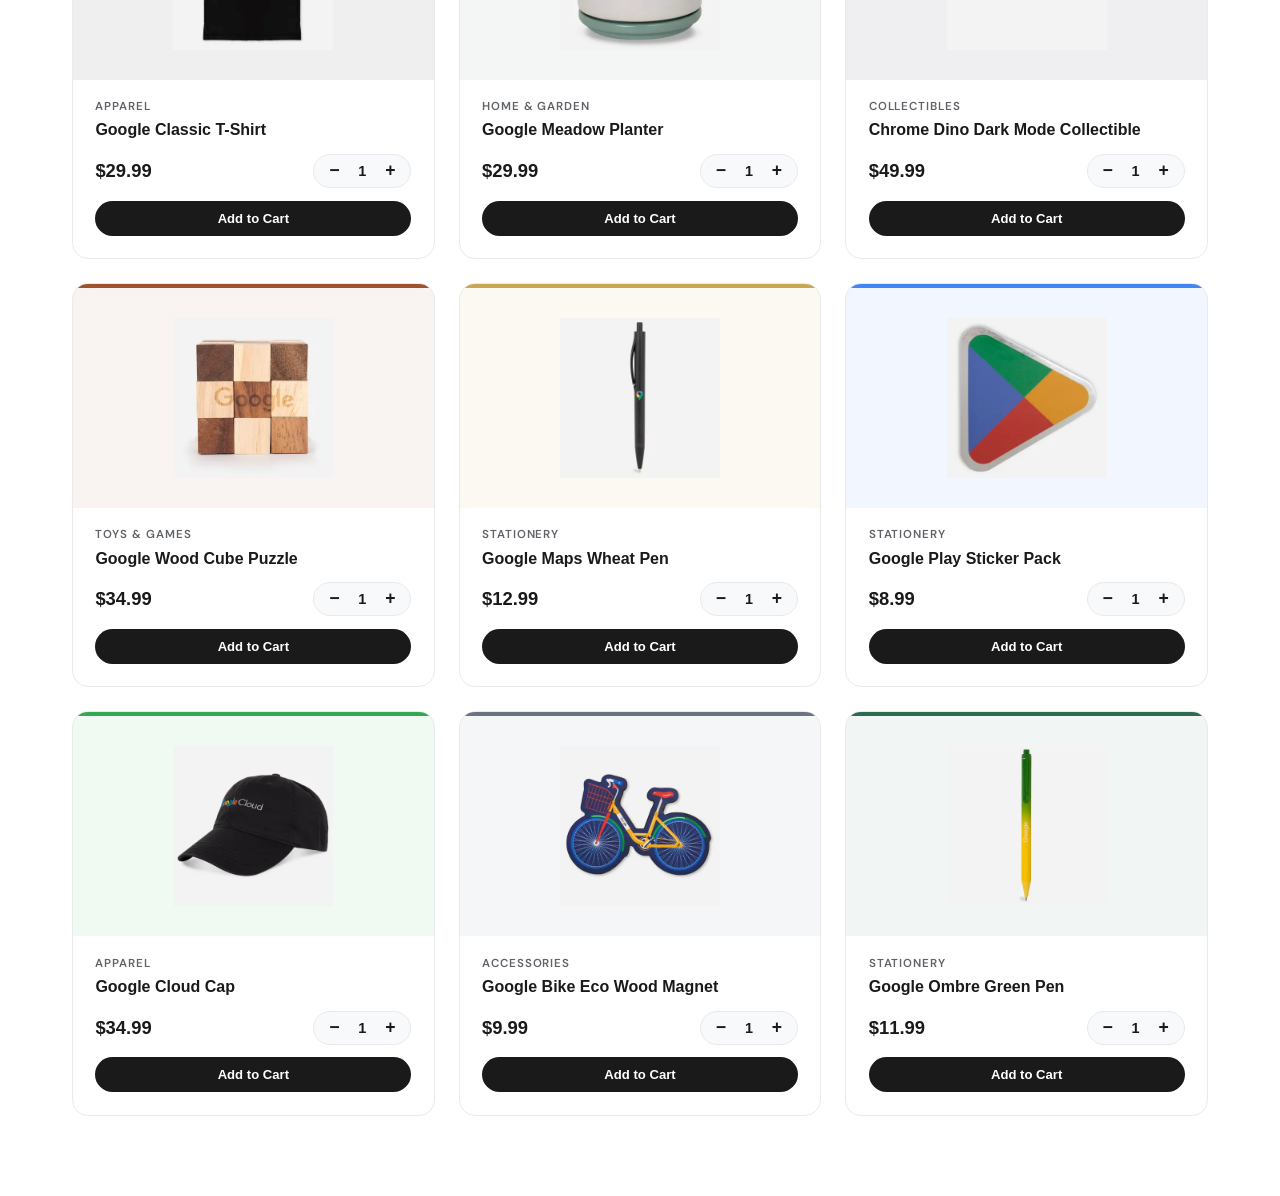
<file: pages/store.html>
<!DOCTYPE html>
<html lang="en">
<head>
  <meta charset="UTF-8" />
  <meta name="viewport" content="width=device-width, initial-scale=1.0"/>
  <title>Google Analytics Store</title>
<link rel="icon" type="image/png" href="../assets/favicon.png" />
  <!-- Google Analytics (replace G-XXXXXXXXXX with your Measurement ID) -->
  <script async src="https://www.googletagmanager.com/gtag/js?id=G-JQNYGB0H1J"></script>
  <script>
    window.dataLayer = window.dataLayer || [];
    function gtag(){ dataLayer.push(arguments); }
    gtag('js', new Date());
    gtag('config', 'G-JQNYGB0H1J');
  </script>

  <link rel="preconnect" href="https://fonts.googleapis.com">
  <link href="https://fonts.googleapis.com/css2?family=Google+Sans:wght@400;500;700&family=DM+Sans:wght@300;400;500&display=swap" rel="stylesheet">
  <link rel="stylesheet" href="../css/style.css" />
</head>
<body>

  <!-- HEADER -->
  <header class="header">
    <div class="header-inner">
      <a href="welcome.html" class="logo" style="text-decoration:none; color:inherit;">
        <span class="logo-g" style="color:#4285F4">G</span><span class="logo-o1" style="color:#EA4335">o</span><span class="logo-o2" style="color:#FBBC05">o</span><span class="logo-g2" style="color:#4285F4">g</span><span class="logo-l" style="color:#34A853">l</span><span class="logo-e" style="color:#EA4335">e</span>
        <span class="logo-store">Store</span>
      </a>
      <nav class="nav-links">
        <a href="dashboard.html">Dashboard</a>
  <a href="#">New Arrivals</a>
  <a href="#">Accessories</a>
  <a href="#">Apparel</a>
  
</nav>
      <button class="cart-btn" onclick="openCart()">
        <svg width="22" height="22" viewBox="0 0 24 24" fill="none" stroke="currentColor" stroke-width="2"><circle cx="9" cy="21" r="1"/><circle cx="20" cy="21" r="1"/><path d="M1 1h4l2.68 13.39a2 2 0 0 0 2 1.61h9.72a2 2 0 0 0 2-1.61L23 6H6"/></svg>
        <span class="cart-count" id="cartCount">0</span>
      </button>
    </div>
  </header>

  <!-- HERO BANNER -->
  <section class="hero">
    <div class="hero-content">
      <p class="hero-tag">Official Collection 2025</p>
      <h1 class="hero-title">Wear the Brand<br>You Build With</h1>
      <p class="hero-sub">Exclusive Google merchandise — thoughtfully designed, built to last.</p>
    </div>
    <div class="hero-dots">
      <span style="background:#4285F4"></span>
      <span style="background:#EA4335"></span>
      <span style="background:#FBBC05"></span>
      <span style="background:#34A853"></span>
    </div>
  </section>

  <!-- PRODUCTS GRID -->
  <main class="store-main">
    <div class="section-header">
      <h2>Featured Products</h2>
      <p>15 items</p>
    </div>

    <div class="products-grid" id="productsGrid">
      <!-- Cards injected by app.js -->
    </div>
  </main>

  <!-- CART SIDEBAR -->
  <div class="cart-overlay" id="cartOverlay" onclick="closeCart()"></div>
  <aside class="cart-sidebar" id="cartSidebar">
    <div class="cart-header">
      <h3>Your Cart</h3>
      <button onclick="closeCart()" class="close-btn">close</button>
    </div>
    <div class="cart-items" id="cartItems">
      <p class="empty-cart">Your cart is empty.</p>
    </div>
    <div class="cart-footer" id="cartFooter" style="display:none">
      <div class="cart-total">
        <span>Total</span>
        <span id="cartTotal">$0.00</span>
      </div>
      <a href="checkout.html" class="checkout-link" id="checkoutLink">Proceed to Checkout →</a>
    </div>
  </aside>

  <script src="../js/app.js"></script>
</body>
</html>
</file>
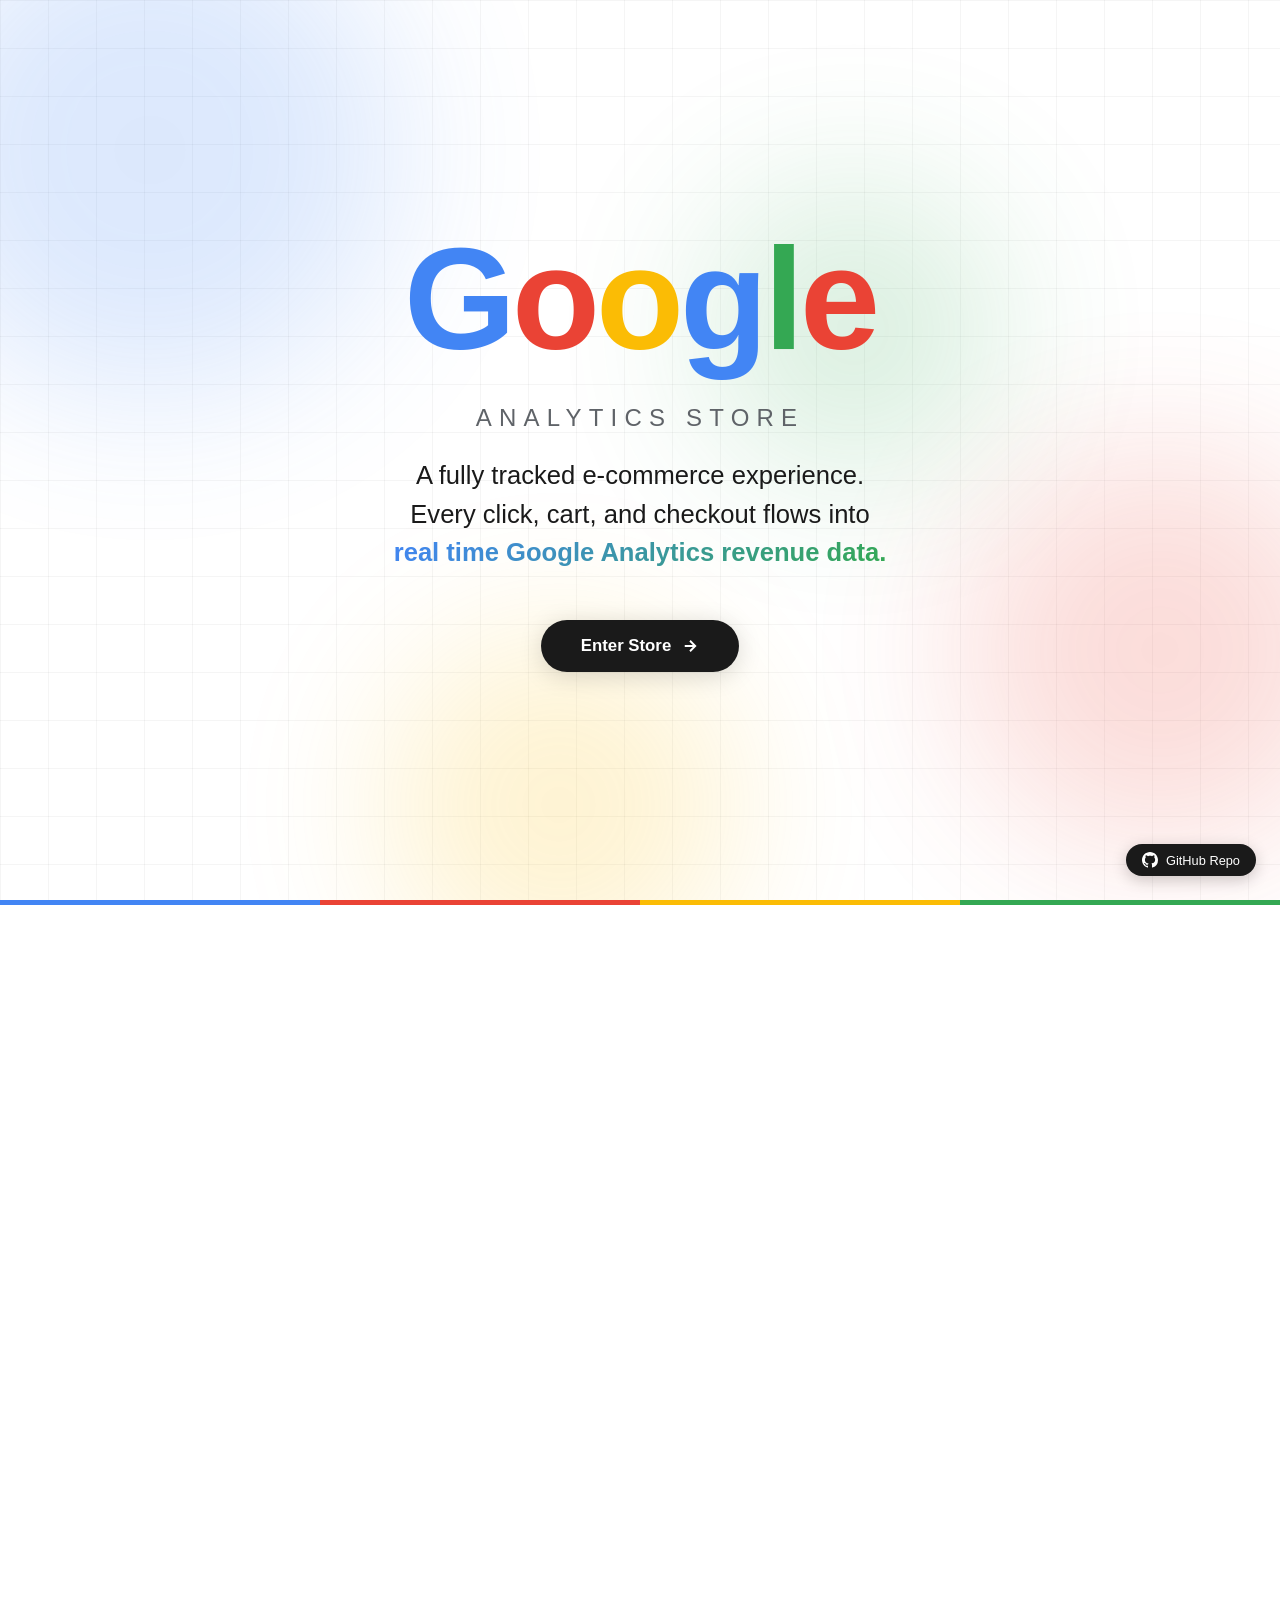
<file: pages/welcome.html>
<!DOCTYPE html>
<html lang="en">
<head>
  <meta charset="UTF-8" />
  <meta name="viewport" content="width=device-width, initial-scale=1.0"/>
  <title>Welcome</title>
  <link rel="icon" type="image/png" href="../assets/favicon.png" />
  <link rel="preconnect" href="https://fonts.googleapis.com">
  <link href="https://fonts.googleapis.com/css2?family=Google+Sans:wght@300;400;500;700&family=DM+Sans:ital,wght@0,300;0,400;0,500;1,300&display=swap" rel="stylesheet">

  <!-- Google Analytics -->
  <script async src="https://www.googletagmanager.com/gtag/js?id=G-JQNYGB0H1J"></script>
  <script>
    window.dataLayer = window.dataLayer || [];
    function gtag(){ dataLayer.push(arguments); }
    gtag('js', new Date());
    gtag('config', 'G-JQNYGB0H1J');
  </script>
<link rel="stylesheet" href="../css/welcome.css" />
</head>
<body>

  <!-- ============ HERO ============ -->
  <section class="hero">
    <div class="orb orb-1"></div>
    <div class="orb orb-2"></div>
    <div class="orb orb-3"></div>
    <div class="orb orb-4"></div>

    <div class="hero-content">
      <div class="google-logo">
        <span>G</span><span>o</span><span>o</span><span>g</span><span>l</span><span>e</span>
      </div>
      <p class="hero-store-label">Analytics Store</p>
      <p class="hero-tagline">
        A fully tracked e-commerce experience.<br/>
        Every click, cart, and checkout flows into<br/>
        <strong>real time Google Analytics revenue data.</strong>
      </p>
      <div class="hero-cta">
        <a href="store.html" class="btn-enter">
          Enter Store
          <svg width="18" height="18" viewBox="0 0 24 24" fill="none" stroke="currentColor" stroke-width="2.5"><path d="M5 12h14M12 5l7 7-7 7"/></svg>
        </a>
      </div>
    </div>

    <div class="scroll-indicator">
  <div class="material-scroll">
    <svg width="24" height="24" viewBox="0 0 24 24" fill="none" style="opacity:0">
      <path d="M7 10l5 5 5-5" stroke="var(--mid)" stroke-width="2" stroke-linecap="round" stroke-linejoin="round"/>
    </svg>
    <svg width="24" height="24" viewBox="0 0 24 24" fill="none" style="opacity:0">
      <path d="M7 10l5 5 5-5" stroke="var(--mid)" stroke-width="2" stroke-linecap="round" stroke-linejoin="round"/>
    </svg>
    <svg width="24" height="24" viewBox="0 0 24 24" fill="none" style="opacity:0">
      <path d="M7 10l5 5 5-5" stroke="var(--mid)" stroke-width="2" stroke-linecap="round" stroke-linejoin="round"/>
    </svg>
    <svg width="24" height="24" viewBox="0 0 24 24" fill="none" style="opacity:0">
      <path d="M7 10l5 5 5-5" stroke="var(--mid)" stroke-width="2" stroke-linecap="round" stroke-linejoin="round"/>
    </svg>
  </div>
</div>

  </section>

  <div class="color-bar"></div>

  <!-- ============ WHAT IS THIS ============ -->
  <section class="section reveal">
    <div class="what-grid">
      <div>
        <span class="section-tag">About the Project</span>
        <h2 class="section-title">Shop. Track.<br/>Analyse.</h2>
        <p class="section-sub">A dummy Google merchandise store built to demonstrate how e-commerce revenue tracking works end-to-end using Google Analytics 4.</p>
        <div class="what-points" style="margin-top: 2rem;">
          <div class="what-point">
            <div class="point-dot" style="background: var(--blue)"></div>
            <div class="point-text">
              <h4>Real GA4 Events</h4>
              <p>Every user interaction fires a real GA4 ecommerce event with full parameters.</p>
            </div>
          </div>
          <div class="what-point">
            <div class="point-dot" style="background: var(--green)"></div>
            <div class="point-text">
              <h4>Revenue Tracking</h4>
              <p>Purchase events send transaction ID, revenue, tax, and item-level data to GA4.</p>
            </div>
          </div>
          <div class="what-point">
            <div class="point-dot" style="background: var(--red)"></div>
            <div class="point-text">
              <h4>Zero Backend</h4>
              <p>Pure HTML, CSS and JavaScript. No server, no database. Hosted on GitHub Pages.</p>
            </div>
          </div>
        </div>
      </div>

      <div class="what-visual">
        <div class="pipeline-step">
          <div class="pipeline-icon" style="background:rgba(66,133,244,0.1)">🛍️</div>
          User browses products
        </div>
        <div class="pipeline-arrow">↓</div>
        <div class="pipeline-step">
          <div class="pipeline-icon" style="background:rgba(234,67,53,0.1)">🛒</div>
          Adds to cart
        </div>
        <div class="pipeline-arrow">↓</div>
        <div class="pipeline-step">
          <div class="pipeline-icon" style="background:rgba(251,188,5,0.1)">💳</div>
          Proceeds to checkout
        </div>
        <div class="pipeline-arrow">↓</div>
        <div class="pipeline-step">
          <div class="pipeline-icon" style="background:rgba(52,168,83,0.1)">✅</div>
          Places order
        </div>
        <div class="pipeline-arrow">↓</div>
        <div class="pipeline-step">
          <div class="pipeline-icon" style="background:rgba(66,133,244,0.1)">📊</div>
          Revenue hits GA4 dashboard
        </div>
      </div>
    </div>
  </section>

  <!-- ============ STATS ============ -->
  <section class="stats-section reveal">
    <div class="stats-inner">
      <span class="section-tag">By the numbers</span>
      <h2 class="section-title">Built to Track Everything</h2>
      <p class="section-sub">From the first page view to the final purchase — every interaction is measured.</p>
      <div class="stats-grid">
        <div class="stat-card">
          <div class="stat-number">15</div>
          <div class="stat-label">Products</div>
        </div>
        <div class="stat-card">
          <div class="stat-number">6</div>
          <div class="stat-label">GA4 Events Tracked</div>
        </div>
        <div class="stat-card">
          <div class="stat-number">0</div>
          <div class="stat-label">Backend Required</div>
        </div>
        <div class="stat-card">
          <div class="stat-number">$0</div>
          <div class="stat-label">Hosting Cost</div>
        </div>
      </div>
    </div>
  </section>

  <!-- ============ EVENTS ============ -->
  <section class="events-section reveal">
    <div class="events-inner">
      <span class="section-tag">GA4 Ecommerce Events</span>
      <h2 class="section-title">Every Action.<br/>Fully Tracked.</h2>
      <p class="section-sub">Six standard GA4 ecommerce events fire automatically as users interact with the store.</p>
      <div class="events-grid">
        <div class="event-card">
          <span class="event-name">view_item_list</span>
          <h4 class="event-title">Product List Viewed</h4>
          <p class="event-desc">Fires when the homepage loads with all 15 products visible.</p>
        </div>
        <div class="event-card">
          <span class="event-name">add_to_cart</span>
          <h4 class="event-title">Item Added to Cart</h4>
          <p class="event-desc">Fires with product name, price, category and quantity selected.</p>
        </div>
        <div class="event-card">
          <span class="event-name">remove_from_cart</span>
          <h4 class="event-title">Item Removed</h4>
          <p class="event-desc">Fires when a user removes an item from the cart sidebar.</p>
        </div>
        <div class="event-card">
          <span class="event-name">begin_checkout</span>
          <h4 class="event-title">Checkout Started</h4>
          <p class="event-desc">Fires on checkout page load with full cart value and items.</p>
        </div>
        <div class="event-card">
          <span class="event-name">purchase</span>
          <h4 class="event-title">Order Placed</h4>
          <p class="event-desc">Fires with unique order ID, revenue, tax, and item breakdown.</p>
        </div>
        <div class="event-card">
          <span class="event-name">remove_from_cart</span>
          <h4 class="event-title">Cart Cleared</h4>
          <p class="event-desc">Tracks individual item removals for funnel drop-off analysis.</p>
        </div>
      </div>
    </div>
  </section>
<!-- ============ DASHBOARD CTA ============ -->
  <section class="dashboard-cta reveal">
    <div class="dashboard-cta-inner">
      <span class="section-tag">Live Data</span>
      <h2 class="section-title">See the Revenue<br/>Dashboard</h2>
      <p class="section-sub">All events tracked on this store flow into a live Looker Studio dashboard. View real revenue, transactions and product performance.</p>
      <a href="dashboard.html" class="btn-enter" style="margin-top:2rem">
        View Dashboard
        <svg width="18" height="18" viewBox="0 0 24 24" fill="none" stroke="currentColor" stroke-width="2.5"><path d="M5 12h14M12 5l7 7-7 7"/></svg>
      </a>
    </div>
  </section>
  <!-- ============ TECH STACK ============ -->
  <section class="tech-section reveal">
    <div class="tech-inner">
      <span class="section-tag">Tech Stack</span>
      <h2 class="section-title">Simple Stack.<br/>Powerful Insights.</h2>
      <p class="section-sub">No frameworks, no npm, no build tools. Just clean vanilla web technology paired with Google's analytics infrastructure.</p>
      <div class="tech-pills">
        <div class="tech-pill"><div class="tech-pill-dot" style="background:var(--blue)"></div> HTML5</div>
        <div class="tech-pill"><div class="tech-pill-dot" style="background:var(--red)"></div> CSS3</div>
        <div class="tech-pill"><div class="tech-pill-dot" style="background:var(--yellow)"></div> Vanilla JavaScript</div>
        <div class="tech-pill"><div class="tech-pill-dot" style="background:var(--green)"></div> Google Analytics 4</div>
        <div class="tech-pill"><div class="tech-pill-dot" style="background:var(--blue)"></div> Google Tag Assistant</div>
        <div class="tech-pill"><div class="tech-pill-dot" style="background:var(--red)"></div> GitHub Pages</div>
        <div class="tech-pill"><div class="tech-pill-dot" style="background:var(--yellow)"></div> Git</div>
        <div class="tech-pill"><div class="tech-pill-dot" style="background:var(--green)"></div> Looker Studio</div>
      </div>
    </div>
  </section>

  <!-- ============ FINAL CTA ============ -->
  <section class="final-cta reveal">
    <div class="final-cta-content">
      <div class="google-logo">
        <span>G</span><span>o</span><span>o</span><span>g</span><span>l</span><span>e</span>
      </div>
      <h2 class="final-title">Ready to explore the store?</h2>
      <p class="final-sub">Browse products, add to cart, checkout — and watch the data flow into GA4.</p>
      <a href="store.html" class="btn-enter">
        Enter Store
        <svg width="18" height="18" viewBox="0 0 24 24" fill="none" stroke="currentColor" stroke-width="2.5"><path d="M5 12h14M12 5l7 7-7 7"/></svg>
      </a>
    </div>
  </section>

  <!-- ============ GITHUB FIXED BUTTON ============ -->
  <a href="https://github.com/shashank28-1999/revenue-analysis-using-google-analytics" target="_blank" class="github-link">
    <svg width="16" height="16" viewBox="0 0 24 24" fill="currentColor"><path d="M12 0C5.37 0 0 5.37 0 12c0 5.31 3.435 9.795 8.205 11.385.6.105.825-.255.825-.57 0-.285-.015-1.23-.015-2.235-3.015.555-3.795-.735-4.035-1.41-.135-.345-.72-1.41-1.23-1.695-.42-.225-1.02-.78-.015-.795.945-.015 1.62.87 1.845 1.23 1.08 1.815 2.805 1.305 3.495.99.105-.78.42-1.305.765-1.605-2.67-.3-5.46-1.335-5.46-5.925 0-1.305.465-2.385 1.23-3.225-.12-.3-.54-1.53.12-3.18 0 0 1.005-.315 3.3 1.23.96-.27 1.98-.405 3-.405s2.04.135 3 .405c2.295-1.56 3.3-1.23 3.3-1.23.66 1.65.24 2.88.12 3.18.765.84 1.23 1.905 1.23 3.225 0 4.605-2.805 5.625-5.475 5.925.435.375.81 1.095.81 2.22 0 1.605-.015 2.895-.015 3.3 0 .315.225.69.825.57A12.02 12.02 0 0 0 24 12c0-6.63-5.37-12-12-12z"/></svg>
    GitHub Repo
  </a>

  <script>
    const reveals = document.querySelectorAll('.reveal');
    const observer = new IntersectionObserver((entries) => {
      entries.forEach(entry => {
        if (entry.isIntersecting) {
          entry.target.classList.add('visible');
        } else {
          entry.target.classList.remove('visible');
        }
      });
    }, { threshold: 0.2 });

    reveals.forEach(el => observer.observe(el));
  </script>
  
</body>
</html>
</file>
<file: css/welcome.css>
*, *::before, *::after { box-sizing: border-box; margin: 0; padding: 0; }

    :root {
      --blue:   #4285F4;
      --red:    #EA4335;
      --yellow: #FBBC05;
      --green:  #34A853;
      --dark:   #1a1a1a;
      --mid:    #5f6368;
      --light:  #f8f9fa;
      --border: #e8eaed;
      --white:  #ffffff;
      --font-display: 'Google Sans', sans-serif;
      --font-body:    'DM Sans', sans-serif;
    }

    html { scroll-behavior: smooth; overflow-x: hidden; }

    body {
      font-family: var(--font-body);
      background: var(--white);
      color: var(--dark);
      overflow-x: hidden;
    }

    /* ============ HERO ============ */
    .hero {
      min-height: 100vh;
      display: flex;
      flex-direction: column;
      align-items: center;
      justify-content: center;
      position: relative;
      overflow: hidden;
      background: #fff;
      padding: 2rem;
    }

    /* Animated background orbs */
    .orb {
      position: absolute;
      border-radius: 50%;
      filter: blur(80px);
      opacity: 0.18;
      animation: floatOrb linear infinite;
    }

    .orb-1 {
      width: 500px; height: 500px;
      background: var(--blue);
      top: -100px; left: -100px;
      animation-duration: 18s;
    }

    .orb-2 {
      width: 400px; height: 400px;
      background: var(--red);
      top: 50%; right: -80px;
      animation-duration: 22s;
      animation-delay: -5s;
    }

    .orb-3 {
      width: 350px; height: 350px;
      background: var(--yellow);
      bottom: -80px; left: 30%;
      animation-duration: 16s;
      animation-delay: -10s;
    }

    .orb-4 {
      width: 300px; height: 300px;
      background: var(--green);
      top: 20%; left: 55%;
      animation-duration: 20s;
      animation-delay: -3s;
    }

    @keyframes floatOrb {
      0%   { transform: translate(0, 0) scale(1); }
      25%  { transform: translate(30px, -40px) scale(1.05); }
      50%  { transform: translate(-20px, 30px) scale(0.95); }
      75%  { transform: translate(40px, 20px) scale(1.03); }
      100% { transform: translate(0, 0) scale(1); }
    }

    /* Grid pattern overlay */
    .hero::before {
      content: '';
      position: absolute;
      inset: 0;
      background-image:
        linear-gradient(rgba(0,0,0,0.04) 1px, transparent 1px),
        linear-gradient(90deg, rgba(0,0,0,0.04) 1px, transparent 1px);
      background-size: 48px 48px;
      z-index: 0;
    }

    .hero-content {
      position: relative;
      z-index: 1;
      text-align: center;
      max-width: 800px;
    }

    /* Animated Google Logo */
    .google-logo {
      font-family: var(--font-display);
      font-size: clamp(4rem, 12vw, 9rem);
      font-weight: 700;
      letter-spacing: -4px;
      line-height: 1;
      margin-bottom: 0.5rem;
      animation: logoReveal 1s cubic-bezier(0.34, 1.56, 0.64, 1) both;
    }

    .google-logo span:nth-child(1) { color: var(--blue);   animation: letterDrop 0.6s 0.1s both; }
    .google-logo span:nth-child(2) { color: var(--red);    animation: letterDrop 0.6s 0.2s both; }
    .google-logo span:nth-child(3) { color: var(--yellow); animation: letterDrop 0.6s 0.3s both; }
    .google-logo span:nth-child(4) { color: var(--blue);   animation: letterDrop 0.6s 0.4s both; }
    .google-logo span:nth-child(5) { color: var(--green);  animation: letterDrop 0.6s 0.5s both; }
    .google-logo span:nth-child(6) { color: var(--red);    animation: letterDrop 0.6s 0.6s both; }

    @keyframes letterDrop {
      from { opacity: 0; transform: translateY(-40px) rotate(-5deg); }
      to   { opacity: 1; transform: translateY(0) rotate(0deg); }
    }

    .hero-store-label {
  font-family: var(--font-display);
  font-size: clamp(1rem, 3vw, 1.5rem);
  font-weight: 300;
  color: var(--mid);
  letter-spacing: 0.3em;
  text-transform: uppercase;
  margin-top: 2rem;
  margin-bottom: 1.5rem;
  animation: fadeUp 0.8s 0.8s both;
}

    .hero-tagline {
      font-family: var(--font-display);
      font-size: clamp(1.1rem, 2.5vw, 1.6rem);
      font-weight: 400;
      color: var(--dark);
      line-height: 1.5;
      margin-bottom: 3rem;
      animation: fadeUp 0.8s 1s both;
    }

    .hero-tagline strong {
      font-weight: 700;
      background: linear-gradient(135deg, var(--blue), var(--green));
      -webkit-background-clip: text;
      -webkit-text-fill-color: transparent;
      background-clip: text;
    }

    .hero-cta {
      animation: fadeUp 0.8s 1.2s both;
    }

    .btn-enter {
      display: inline-flex;
      align-items: center;
      gap: 10px;
      background: var(--dark);
      color: white;
      text-decoration: none;
      font-family: var(--font-display);
      font-size: 1.05rem;
      font-weight: 600;
      padding: 16px 40px;
      border-radius: 50px;
      transition: all 0.3s cubic-bezier(0.34, 1.56, 0.64, 1);
      box-shadow: 0 4px 24px rgba(0,0,0,0.15);
    }

    .btn-enter:hover {
      transform: translateY(-3px) scale(1.04);
      box-shadow: 0 12px 40px rgba(0,0,0,0.2);
      background: var(--blue);
    }

    .btn-enter svg {
      transition: transform 0.3s;
    }

    .btn-enter:hover svg {
      transform: translateX(4px);
    }

    /* Scroll indicator */
    .scroll-indicator {
      position: absolute;
      bottom: 2rem;
      left: 50%;
      transform: translateX(-50%);
      display: flex;
      flex-direction: column;
      align-items: center;
      gap: 8px;
      animation: fadeUp 1s 1.5s both;
      z-index: 1;
    }

    .scroll-indicator span {
      font-size: 0.75rem;
      color: var(--mid);
      letter-spacing: 0.1em;
      text-transform: uppercase;
      font-family: var(--font-display);
    }

    .scroll-line {
      width: 1px;
      height: 48px;
      background: linear-gradient(to bottom, var(--mid), transparent);
      animation: scrollPulse 2s ease-in-out infinite;
    }

    @keyframes scrollPulse {
      0%, 100% { opacity: 0.3; transform: scaleY(1); }
      50%       { opacity: 1;   transform: scaleY(1.2); }
    }

    /* ============ COLOR BAR ============ */
    .color-bar {
      height: 5px;
      background: linear-gradient(90deg,
        var(--blue) 0%, var(--blue) 25%,
        var(--red) 25%, var(--red) 50%,
        var(--yellow) 50%, var(--yellow) 75%,
        var(--green) 75%, var(--green) 100%
      );
    }

    /* ============ SECTIONS ============ */
    .section {
      padding: 6rem 2rem;
      max-width: 1100px;
      margin: 0 auto;
    }

    .section-tag {
      display: inline-block;
      font-family: var(--font-display);
      font-size: 0.75rem;
      font-weight: 600;
      letter-spacing: 0.12em;
      text-transform: uppercase;
      color: var(--blue);
      background: rgba(66,133,244,0.08);
      padding: 4px 14px;
      border-radius: 50px;
      margin-bottom: 1.2rem;
    }

    .section-title {
      font-family: var(--font-display);
      font-size: clamp(2rem, 4vw, 3rem);
      font-weight: 700;
      line-height: 1.15;
      letter-spacing: -1px;
      color: var(--dark);
      margin-bottom: 1.2rem;
    }

    .section-sub {
      font-size: 1.05rem;
      color: var(--mid);
      font-weight: 300;
      line-height: 1.7;
      max-width: 560px;
    }

    /* ============ WHAT THIS IS ============ */
    .what-grid {
      display: grid;
      grid-template-columns: 1fr 1fr;
      gap: 3rem;
      align-items: center;
      margin-top: 4rem;
    }

    .what-visual {
      background: var(--light);
      border-radius: 24px;
      padding: 3rem 2rem;
      display: flex;
      flex-direction: column;
      gap: 1rem;
      border: 1px solid var(--border);
      position: relative;
      overflow: hidden;
    }

    .what-visual::before {
      content: '';
      position: absolute;
      top: 0; left: 0; right: 0;
      height: 4px;
      background: linear-gradient(90deg, var(--blue), var(--green));
    }

    .pipeline-step {
      display: flex;
      align-items: center;
      gap: 1rem;
      padding: 0.8rem 1rem;
      background: white;
      border-radius: 12px;
      border: 1px solid var(--border);
      font-family: var(--font-display);
      font-size: 0.9rem;
      font-weight: 500;
      transition: transform 0.2s;
    }

    .pipeline-step:hover { transform: translateX(6px); }

    .pipeline-icon {
      width: 36px; height: 36px;
      border-radius: 10px;
      display: flex;
      align-items: center;
      justify-content: center;
      font-size: 1.1rem;
      flex-shrink: 0;
    }

    .pipeline-arrow {
      text-align: center;
      color: var(--mid);
      font-size: 1.2rem;
      padding: 0 1rem;
    }

    .what-points {
      display: flex;
      flex-direction: column;
      gap: 1.5rem;
    }

    .what-point {
      display: flex;
      gap: 1rem;
      align-items: flex-start;
    }

    .point-dot {
      width: 10px; height: 10px;
      border-radius: 50%;
      flex-shrink: 0;
      margin-top: 6px;
    }

    .point-text h4 {
      font-family: var(--font-display);
      font-size: 1rem;
      font-weight: 600;
      margin-bottom: 4px;
    }

    .point-text p {
      font-size: 0.9rem;
      color: var(--mid);
      line-height: 1.5;
    }

    /* ============ STATS ============ */
    .stats-section {
      background: var(--dark);
      padding: 6rem 2rem;
      position: relative;
      overflow: hidden;
    }

    .stats-section::before {
      content: '';
      position: absolute;
      inset: 0;
      background-image:
        linear-gradient(rgba(255,255,255,0.03) 1px, transparent 1px),
        linear-gradient(90deg, rgba(255,255,255,0.03) 1px, transparent 1px);
      background-size: 48px 48px;
    }

    .stats-inner {
      max-width: 1100px;
      margin: 0 auto;
      position: relative;
      z-index: 1;
    }

    .stats-inner .section-tag {
      background: rgba(66,133,244,0.2);
    }

    .stats-inner .section-title {
      color: white;
    }

    .stats-inner .section-sub {
      color: rgba(255,255,255,0.5);
    }

    .stats-grid {
      display: grid;
      grid-template-columns: repeat(4, 1fr);
      gap: 1.5rem;
      margin-top: 3rem;
    }

    .stat-card {
      background: rgba(255,255,255,0.05);
      border: 1px solid rgba(255,255,255,0.1);
      border-radius: 20px;
      padding: 2rem 1.5rem;
      text-align: center;
      transition: all 0.3s;
      position: relative;
      overflow: hidden;
    }

    .stat-card::before {
      content: '';
      position: absolute;
      top: 0; left: 0; right: 0;
      height: 3px;
    }

    .stat-card:nth-child(1)::before { background: var(--blue); }
    .stat-card:nth-child(2)::before { background: var(--red); }
    .stat-card:nth-child(3)::before { background: var(--yellow); }
    .stat-card:nth-child(4)::before { background: var(--green); }

    .stat-card:hover {
      background: rgba(255,255,255,0.08);
      transform: translateY(-4px);
    }

    .stat-number {
      font-family: var(--font-display);
      font-size: 2.8rem;
      font-weight: 700;
      color: white;
      line-height: 1;
      margin-bottom: 0.5rem;
    }

    .stat-label {
      font-size: 0.85rem;
      color: rgba(255,255,255,0.5);
      font-weight: 300;
      letter-spacing: 0.05em;
    }

    /* ============ EVENTS SECTION ============ */
    .events-section {
      padding: 6rem 2rem;
      background: var(--light);
    }

    .events-inner {
      max-width: 1100px;
      margin: 0 auto;
    }

    .events-grid {
      display: grid;
      grid-template-columns: repeat(3, 1fr);
      gap: 1.2rem;
      margin-top: 3rem;
    }

    .event-card {
      background: white;
      border: 1px solid var(--border);
      border-radius: 16px;
      padding: 1.5rem;
      transition: all 0.25s;
      position: relative;
      overflow: hidden;
    }

    .event-card::after {
      content: '';
      position: absolute;
      bottom: 0; left: 0; right: 0;
      height: 3px;
      transform: scaleX(0);
      transition: transform 0.3s;
    }

    .event-card:nth-child(1)::after { background: var(--blue); }
    .event-card:nth-child(2)::after { background: var(--red); }
    .event-card:nth-child(3)::after { background: var(--yellow); }
    .event-card:nth-child(4)::after { background: var(--green); }
    .event-card:nth-child(5)::after { background: var(--blue); }
    .event-card:nth-child(6)::after { background: var(--red); }

    .event-card:hover {
      transform: translateY(-4px);
      box-shadow: 0 8px 32px rgba(0,0,0,0.1);
    }

    .event-card:hover::after { transform: scaleX(1); }

    .event-name {
      font-family: monospace;
      font-size: 0.85rem;
      font-weight: 700;
      color: var(--blue);
      background: rgba(66,133,244,0.08);
      padding: 4px 10px;
      border-radius: 6px;
      display: inline-block;
      margin-bottom: 0.8rem;
    }

    .event-title {
      font-family: var(--font-display);
      font-size: 0.95rem;
      font-weight: 600;
      margin-bottom: 0.4rem;
    }

    .event-desc {
      font-size: 0.82rem;
      color: var(--mid);
      line-height: 1.5;
    }

    /* ============ TECH STACK ============ */
    .tech-section {
      padding: 6rem 2rem;
    }

    .tech-inner {
      max-width: 1100px;
      margin: 0 auto;
    }

    .tech-pills {
      display: flex;
      flex-wrap: wrap;
      gap: 1rem;
      margin-top: 3rem;
    }

    .tech-pill {
      display: flex;
      align-items: center;
      gap: 10px;
      padding: 12px 20px;
      border: 1.5px solid var(--border);
      border-radius: 50px;
      font-family: var(--font-display);
      font-size: 0.9rem;
      font-weight: 500;
      transition: all 0.2s;
      cursor: default;
    }

    .tech-pill:hover {
      border-color: var(--blue);
      color: var(--blue);
      transform: translateY(-2px);
      box-shadow: 0 4px 16px rgba(66,133,244,0.12);
    }

    .tech-pill-dot {
      width: 8px; height: 8px;
      border-radius: 50%;
    }

    /* ============ FINAL CTA ============ */
    .final-cta {
      padding: 8rem 2rem 20rem;
      text-align: center;
      position: relative;
      overflow: hidden;
      background: white;
    }

    .final-cta::before {
      content: '';
      position: absolute;
      top: 50%; left: 50%;
      transform: translate(-50%, -50%);
      width: 600px; height: 600px;
      border-radius: 50%;
      background: radial-gradient(circle,
        rgba(66,133,244,0.06) 0%,
        rgba(52,168,83,0.04) 40%,
        transparent 70%
      );
    }

    .final-cta-content {
      position: relative;
      z-index: 1;
    }

    .final-cta .google-logo {
      font-size: clamp(2.5rem, 6vw, 5rem);
      margin-bottom: 1rem;
      animation: none;
    }

    .final-cta .google-logo span {
      animation: none;
      opacity: 1;
      transform: none;
    }

    .final-title {
      font-family: var(--font-display);
      font-size: clamp(1.5rem, 3vw, 2.2rem);
      font-weight: 700;
      color: var(--dark);
      margin-bottom: 1rem;
      letter-spacing: -0.5px;
    }

    .final-sub {
      font-size: 1rem;
      color: var(--mid);
      margin-bottom: 2.5rem;
      font-weight: 300;
    }

    /* ============ GITHUB LINK ============ */
    .github-link {
      position: fixed;
      bottom: 1.5rem;
      right: 1.5rem;
      display: flex;
      align-items: center;
      gap: 8px;
      background: var(--dark);
      color: white;
      text-decoration: none;
      font-family: var(--font-display);
      font-size: 0.8rem;
      font-weight: 500;
      padding: 8px 16px;
      border-radius: 50px;
      z-index: 50;
      transition: all 0.2s;
      box-shadow: 0 4px 16px rgba(0,0,0,0.2);
      opacity: 0;
      animation: fadeUp 0.8s 2s both;
    }

    .github-link:hover {
      transform: translateY(-2px);
      box-shadow: 0 8px 24px rgba(0,0,0,0.3);
    }

    /* ============ SCROLL REVEAL ============ */
    .reveal {
  opacity: 0;
  transform: translateY(24px);
  transition: opacity 0.9s cubic-bezier(0.4, 0, 0.2, 1), transform 0.9s cubic-bezier(0.4, 0, 0.2, 1);
}

    .reveal.visible {
      opacity: 1;
      transform: translateY(0);
    }

    /* ============ ANIMATIONS ============ */
    @keyframes fadeUp {
      from { opacity: 0; transform: translateY(20px); }
      to   { opacity: 1; transform: translateY(0); }
    }

    /* ============ RESPONSIVE ============ */
    @media (max-width: 768px) {
      .what-grid { grid-template-columns: 1fr; }
      .stats-grid { grid-template-columns: repeat(2, 1fr); }
      .events-grid { grid-template-columns: 1fr; }
      .scroll-indicator {
    left: 0;
    right: 0;
    transform: none;
    display: flex;
    align-items: center;
    justify-content: center;
  }
    }
    .material-scroll {
  display: flex;
  flex-direction: column;
  align-items: center;
  gap: 0px;
}

.material-scroll svg:nth-child(1) {
  animation: materialChevron 1.8s ease-in-out infinite;
}

.material-scroll svg:nth-child(2) {
  animation: materialChevron 1.8s ease-in-out infinite 0.3s;
}
.material-scroll svg:nth-child(3) {
  animation: materialChevron 1.8s ease-in-out infinite 0.3s;
}
.material-scroll svg:nth-child(4) {
  animation: materialChevron 1.8s ease-in-out infinite 0.3s;
}

@keyframes materialChevron {
  0%   { opacity: 0; transform: translateY(-6px); }
  50%  { opacity: 1; transform: translateY(0); }
  100% { opacity: 0; transform: translateY(6px); }
}
/* ============ DASHBOARD CTA ============ */
.dashboard-cta {
  padding: 6rem 2rem;
  background: var(--dark);
  position: relative;
  overflow: hidden;
}

.dashboard-cta::before {
  content: '';
  position: absolute;
  inset: 0;
  background-image:
    linear-gradient(rgba(255,255,255,0.03) 1px, transparent 1px),
    linear-gradient(90deg, rgba(255,255,255,0.03) 1px, transparent 1px);
  background-size: 48px 48px;
}

.dashboard-cta-inner {
  max-width: 1100px;
  margin: 0 auto;
  position: relative;
  z-index: 1;
}

.dashboard-cta-inner .section-tag {
  background: rgba(66,133,244,0.2);
}

.dashboard-cta-inner .section-title {
  color: white;
}

.dashboard-cta-inner .section-sub {
  color: rgba(255,255,255,0.5);
}

.dashboard-cta-inner .btn-enter {
  background: white;
  color: var(--dark);
  display: inline-flex;
}

.dashboard-cta-inner .btn-enter:hover {
  background: var(--blue);
  color: white;
}
</file>
<file: style.css>
/* ============================================
   GOOGLE MERCH STORE — STYLESHEET
   ============================================ */

*, *::before, *::after { box-sizing: border-box; margin: 0; padding: 0; }

:root {
  --blue:   #4285F4;
  --red:    #EA4335;
  --yellow: #FBBC05;
  --green:  #34A853;
  --dark:   #1a1a1a;
  --mid:    #5f6368;
  --light:  #f8f9fa;
  --border: #e8eaed;
  --white:  #ffffff;
  --shadow: 0 2px 12px rgba(0,0,0,0.08);
  --shadow-hover: 0 8px 32px rgba(0,0,0,0.14);
  --radius: 16px;
  --font-display: 'Google Sans', sans-serif;
  --font-body: 'DM Sans', sans-serif;
}

html { scroll-behavior: smooth; }

body {
  font-family: var(--font-body);
  background: var(--white);
  color: var(--dark);
  min-height: 100vh;
  overflow-x: hidden;
}

/* ============================================
   HEADER
   ============================================ */
.header {
  position: sticky;
  top: 0;
  z-index: 100;
  background: rgba(255,255,255,0.95);
  backdrop-filter: blur(12px);
  border-bottom: 1px solid var(--border);
}

.header-inner {
  max-width: 1200px;
  margin: 0 auto;
  padding: 0 2rem;
  height: 64px;
  display: flex;
  align-items: center;
  gap: 2rem;
}

.logo {
  font-family: var(--font-display);
  font-size: 1.6rem;
  font-weight: 700;
  letter-spacing: -0.5px;
  display: flex;
  align-items: baseline;
  gap: 0px;
  cursor: pointer;
}

.logo-store {
  font-size: 0.85rem;
  font-weight: 400;
  color: var(--mid);
  margin-left: 6px;
  letter-spacing: 0.02em;
}

.nav-links {
  display: flex;
  gap: 1.5rem;
  margin-left: auto;
}

.nav-links a {
  font-family: var(--font-display);
  font-size: 0.9rem;
  color: var(--mid);
  text-decoration: none;
  font-weight: 500;
  transition: color 0.2s;
}

.nav-links a:hover { color: var(--blue); }

.cart-btn {
  background: var(--light);
  border: 1px solid var(--border);
  border-radius: 50px;
  padding: 8px 16px 8px 12px;
  display: flex;
  align-items: center;
  gap: 6px;
  cursor: pointer;
  color: var(--dark);
  font-family: var(--font-display);
  font-size: 0.85rem;
  font-weight: 600;
  transition: all 0.2s;
}

.cart-btn:hover {
  background: var(--blue);
  color: white;
  border-color: var(--blue);
}

.cart-count {
  background: var(--red);
  color: white;
  border-radius: 50%;
  width: 20px;
  height: 20px;
  display: flex;
  align-items: center;
  justify-content: center;
  font-size: 0.7rem;
  font-weight: 700;
}

/* ============================================
   HERO
   ============================================ */
.hero {
  background: linear-gradient(135deg, #f8f9ff 0%, #fff8f8 50%, #f8fff9 100%);
  padding: 5rem 2rem 4rem;
  position: relative;
  overflow: hidden;
  border-bottom: 1px solid var(--border);
}

.hero::before {
  content: '';
  position: absolute;
  top: -80px; right: -80px;
  width: 360px; height: 360px;
  border-radius: 50%;
  background: radial-gradient(circle, rgba(66,133,244,0.08) 0%, transparent 70%);
}

.hero::after {
  content: '';
  position: absolute;
  bottom: -60px; left: -60px;
  width: 280px; height: 280px;
  border-radius: 50%;
  background: radial-gradient(circle, rgba(52,168,83,0.08) 0%, transparent 70%);
}

.hero-content {
  max-width: 1200px;
  margin: 0 auto;
  position: relative;
  z-index: 1;
}

.hero-tag {
  display: inline-block;
  font-family: var(--font-display);
  font-size: 0.78rem;
  font-weight: 600;
  letter-spacing: 0.1em;
  text-transform: uppercase;
  color: var(--blue);
  background: rgba(66,133,244,0.08);
  padding: 4px 12px;
  border-radius: 50px;
  margin-bottom: 1.2rem;
}

.hero-title {
  font-family: var(--font-display);
  font-size: clamp(2.2rem, 5vw, 3.8rem);
  font-weight: 700;
  line-height: 1.1;
  color: var(--dark);
  margin-bottom: 1rem;
  letter-spacing: -1px;
}

.hero-sub {
  font-size: 1.05rem;
  color: var(--mid);
  font-weight: 300;
  max-width: 480px;
}

.hero-dots {
  display: flex;
  gap: 8px;
  margin-top: 2.5rem;
}

.hero-dots span {
  width: 32px;
  height: 4px;
  border-radius: 4px;
  opacity: 0.6;
}

/* ============================================
   PRODUCTS SECTION
   ============================================ */
.store-main {
  max-width: 1200px;
  margin: 0 auto;
  padding: 3rem 2rem 5rem;
}

.section-header {
  display: flex;
  align-items: baseline;
  justify-content: space-between;
  margin-bottom: 2rem;
}

.section-header h2 {
  font-family: var(--font-display);
  font-size: 1.5rem;
  font-weight: 700;
  color: var(--dark);
}

.section-header p {
  font-size: 0.85rem;
  color: var(--mid);
}

.products-grid {
  display: grid;
  grid-template-columns: repeat(auto-fill, minmax(280px, 1fr));
  gap: 1.5rem;
}

/* ============================================
   PRODUCT CARD
   ============================================ */
.product-card {
  background: var(--white);
  border: 1px solid var(--border);
  border-radius: var(--radius);
  overflow: hidden;
  transition: all 0.28s cubic-bezier(0.34, 1.56, 0.64, 1);
  cursor: pointer;
  position: relative;
}

.product-card:hover {
  transform: translateY(-6px);
  box-shadow: var(--shadow-hover);
  border-color: transparent;
}

.product-card:nth-child(1) .card-accent { background: var(--blue); }
.product-card:nth-child(2) .card-accent { background: var(--red); }
.product-card:nth-child(3) .card-accent { background: #0f172a; }
.product-card:nth-child(4) .card-accent { background: #6b7280; }
.product-card:nth-child(5) .card-accent { background: var(--green); }
.product-card:nth-child(6) .card-accent { background: #1e3a8a; }
.product-card:nth-child(7) .card-accent { background: #111; }

.card-accent {
  height: 4px;
  width: 100%;
}

.card-img-wrap {
  background: var(--light);
  display: flex;
  align-items: center;
  justify-content: center;
  padding: 2rem;
  height: 220px;
  overflow: hidden;
  position: relative;
}

.card-img-wrap img {
  max-height: 160px;
  max-width: 100%;
  object-fit: contain;
  transition: transform 0.3s ease;
}

.product-card:hover .card-img-wrap img {
  transform: scale(1.06);
}

.card-body {
  padding: 1.2rem 1.4rem 1.4rem;
}

.card-category {
  font-size: 0.72rem;
  font-weight: 600;
  letter-spacing: 0.08em;
  text-transform: uppercase;
  color: var(--mid);
  margin-bottom: 0.4rem;
}

.card-name {
  font-family: var(--font-display);
  font-size: 1rem;
  font-weight: 600;
  color: var(--dark);
  margin-bottom: 0.8rem;
  line-height: 1.3;
}

.card-footer {
  display: flex;
  align-items: center;
  justify-content: space-between;
}

.card-price {
  font-family: var(--font-display);
  font-size: 1.15rem;
  font-weight: 700;
  color: var(--dark);
}

.add-to-cart {
  background: var(--dark);
  color: white;
  border: none;
  border-radius: 50px;
  padding: 8px 18px;
  font-family: var(--font-display);
  font-size: 0.82rem;
  font-weight: 600;
  cursor: pointer;
  transition: all 0.2s;
  white-space: nowrap;
}

.add-to-cart:hover {
  background: var(--blue);
  transform: scale(1.04);
}

.add-to-cart.added {
  background: var(--green);
}

/* ============================================
   CART SIDEBAR
   ============================================ */
.cart-overlay {
  position: fixed;
  inset: 0;
  background: rgba(0,0,0,0.3);
  z-index: 199;
  opacity: 0;
  pointer-events: none;
  transition: opacity 0.3s;
}

.cart-overlay.open {
  opacity: 1;
  pointer-events: all;
}

.cart-sidebar {
  position: fixed;
  top: 0; right: 0;
  width: 380px;
  max-width: 95vw;
  height: 100vh;
  background: var(--white);
  z-index: 200;
  transform: translateX(100%);
  transition: transform 0.35s cubic-bezier(0.4, 0, 0.2, 1);
  display: flex;
  flex-direction: column;
  box-shadow: -8px 0 40px rgba(0,0,0,0.1);
}

.cart-sidebar.open {
  transform: translateX(0);
}

.cart-header {
  padding: 1.5rem;
  border-bottom: 1px solid var(--border);
  display: flex;
  align-items: center;
  justify-content: space-between;
}

.cart-header h3 {
  font-family: var(--font-display);
  font-size: 1.1rem;
  font-weight: 700;
}

.close-btn {
  background: var(--white);
  border: 1px solid var(--border);
  border-radius: 8px;
  padding: 6px 14px;
  cursor: pointer;
  font-size: 0.82rem;
  font-family: var(--font-display);
  font-weight: 600;
  color: var(--mid);
  display: flex;
  align-items: center;
  justify-content: center;
  transition: all 0.2s;
}

.close-btn:hover {
  background: #1a1a1a !important;
  color: white !important;
  border-color: #1a1a1a !important;
}

.close-btn:hover { background: var(--border); }

.cart-items {
  flex: 1;
  overflow-y: auto;
  padding: 1rem 1.5rem;
}

.empty-cart {
  text-align: center;
  color: var(--mid);
  font-size: 0.9rem;
  margin-top: 2rem;
}

.cart-item {
  display: flex;
  gap: 1rem;
  padding: 1rem 0;
  border-bottom: 1px solid var(--border);
  align-items: center;
}

.cart-item-img {
  width: 60px; height: 60px;
  background: var(--light);
  border-radius: 10px;
  display: flex;
  align-items: center;
  justify-content: center;
  flex-shrink: 0;
  overflow: hidden;
}

.cart-item-img img {
  max-width: 48px;
  max-height: 48px;
  object-fit: contain;
}

.cart-item-info { flex: 1; }

.cart-item-name {
  font-family: var(--font-display);
  font-size: 0.88rem;
  font-weight: 600;
  margin-bottom: 4px;
}

.cart-item-price {
  font-size: 0.85rem;
  color: var(--mid);
}

.cart-item-remove {
  background: none;
  border: none;
  color: var(--mid);
  cursor: pointer;
  font-size: 1rem;
  padding: 4px;
  border-radius: 4px;
  transition: color 0.2s;
}

.cart-item-remove:hover { color: var(--red); }

.cart-footer {
  padding: 1.5rem;
  border-top: 1px solid var(--border);
}

.cart-total {
  display: flex;
  justify-content: space-between;
  font-family: var(--font-display);
  font-weight: 700;
  font-size: 1.05rem;
  margin-bottom: 1rem;
}

.checkout-link {
  display: block;
  background: var(--blue);
  color: white;
  text-decoration: none;
  text-align: center;
  padding: 14px;
  border-radius: 12px;
  font-family: var(--font-display);
  font-weight: 600;
  font-size: 0.95rem;
  transition: background 0.2s, transform 0.15s;
}

.checkout-link:hover {
  background: #1a73e8;
  transform: scale(1.02);
}

/* ============================================
   CHECKOUT PAGE
   ============================================ */
.checkout-page { background: var(--light); }

.checkout-steps {
  display: flex;
  align-items: center;
  gap: 0.5rem;
  margin-left: auto;
  font-size: 0.85rem;
  font-family: var(--font-display);
}

.step { color: var(--border); font-weight: 500; }
.step.active { color: var(--dark); }
.step-divider { color: var(--border); }

.checkout-main {
  max-width: 1100px;
  margin: 0 auto;
  padding: 3rem 2rem 5rem;
}

.checkout-grid {
  display: grid;
  grid-template-columns: 1fr 400px;
  gap: 2rem;
  align-items: start;
}

.checkout-title {
  font-family: var(--font-display);
  font-size: 1.2rem;
  font-weight: 700;
  margin-bottom: 1.5rem;
  color: var(--dark);
}

.checkout-form-section {
  background: var(--white);
  border-radius: var(--radius);
  padding: 2rem;
  border: 1px solid var(--border);
}

.form-row {
  display: grid;
  grid-template-columns: 1fr 1fr;
  gap: 1rem;
}

.form-group {
  display: flex;
  flex-direction: column;
  margin-bottom: 1.2rem;
}

.form-group label {
  font-size: 0.8rem;
  font-weight: 600;
  color: var(--mid);
  margin-bottom: 6px;
  letter-spacing: 0.03em;
  text-transform: uppercase;
}

.form-group input,
.form-group select {
  border: 1.5px solid var(--border);
  border-radius: 10px;
  padding: 11px 14px;
  font-family: var(--font-body);
  font-size: 0.95rem;
  color: var(--dark);
  background: var(--white);
  transition: border-color 0.2s, box-shadow 0.2s;
  outline: none;
}

.form-group input:focus,
.form-group select:focus {
  border-color: var(--blue);
  box-shadow: 0 0 0 3px rgba(66,133,244,0.12);
}

.payment-mock {
  background: var(--light);
  border-radius: 12px;
  padding: 1.5rem;
}

.card-mock-note {
  font-size: 0.78rem;
  color: var(--mid);
  text-align: center;
  margin-top: 0.5rem;
}

/* ORDER SUMMARY */
.order-summary {
  background: var(--white);
  border-radius: var(--radius);
  padding: 2rem;
  border: 1px solid var(--border);
  position: sticky;
  top: 80px;
}

.summary-items {
  margin-bottom: 1.5rem;
  border-bottom: 1px solid var(--border);
  padding-bottom: 1rem;
}

.summary-item {
  display: flex;
  align-items: center;
  gap: 0.8rem;
  padding: 0.6rem 0;
}

.summary-item-img {
  width: 48px; height: 48px;
  background: var(--light);
  border-radius: 8px;
  display: flex;
  align-items: center;
  justify-content: center;
  flex-shrink: 0;
}

.summary-item-img img {
  max-width: 36px;
  max-height: 36px;
  object-fit: contain;
}

.summary-item-name {
  font-size: 0.88rem;
  font-weight: 500;
  flex: 1;
  line-height: 1.3;
}

.summary-item-price {
  font-family: var(--font-display);
  font-weight: 700;
  font-size: 0.9rem;
}

.summary-line {
  display: flex;
  justify-content: space-between;
  font-size: 0.9rem;
  color: var(--mid);
  padding: 0.5rem 0;
}

.summary-total-line {
  font-family: var(--font-display);
  font-size: 1.1rem;
  font-weight: 700;
  color: var(--dark);
  border-top: 1px solid var(--border);
  margin-top: 0.5rem;
  padding-top: 1rem;
}

.free-tag {
  color: var(--green);
  font-weight: 600;
}

.place-order-btn {
  width: 100%;
  background: var(--blue);
  color: white;
  border: none;
  border-radius: 12px;
  padding: 15px;
  font-family: var(--font-display);
  font-size: 1rem;
  font-weight: 600;
  cursor: pointer;
  margin-top: 1.5rem;
  transition: all 0.2s;
  display: block;
  text-decoration: none;
}

.place-order-btn:hover {
  background: #1a73e8;
  transform: translateY(-1px);
  box-shadow: 0 4px 16px rgba(66,133,244,0.35);
}

.back-link {
  display: block;
  text-align: center;
  margin-top: 1rem;
  font-size: 0.85rem;
  color: var(--mid);
  text-decoration: none;
  transition: color 0.2s;
}

.back-link:hover { color: var(--blue); }

/* SUCCESS MODAL */
.modal-overlay {
  position: fixed;
  inset: 0;
  background: rgba(0,0,0,0.5);
  z-index: 300;
  display: flex;
  align-items: center;
  justify-content: center;
  padding: 2rem;
}

.success-modal {
  background: white;
  border-radius: 20px;
  padding: 3rem 2.5rem;
  max-width: 440px;
  width: 100%;
  text-align: center;
  animation: popIn 0.4s cubic-bezier(0.34,1.56,0.64,1);
}

@keyframes popIn {
  from { transform: scale(0.8); opacity: 0; }
  to   { transform: scale(1);   opacity: 1; }
}

.success-icon {
  width: 80px; height: 80px;
  background: rgba(52,168,83,0.1);
  border-radius: 50%;
  display: flex;
  align-items: center;
  justify-content: center;
  margin: 0 auto 1.5rem;
}

.success-modal h2 {
  font-family: var(--font-display);
  font-size: 1.6rem;
  font-weight: 700;
  margin-bottom: 0.8rem;
}

.success-modal p {
  color: var(--mid);
  font-size: 0.95rem;
  line-height: 1.6;
  margin-bottom: 1rem;
}

.order-id {
  background: var(--light);
  border-radius: 8px;
  padding: 8px 16px;
  font-family: monospace;
  font-size: 0.85rem;
  color: var(--mid);
  display: inline-block;
}

/* ============================================
   RESPONSIVE
   ============================================ */
@media (max-width: 768px) {
  .nav-links { display: none; }

  .checkout-grid {
    grid-template-columns: 1fr;
  }

  .order-summary {
    position: static;
  }

  .form-row {
    grid-template-columns: 1fr;
  }

  .hero { padding: 3rem 1.5rem 2.5rem; }
  .store-main { padding: 2rem 1rem 3rem; }
}
/* ============================================
   QUANTITY CONTROLS
   ============================================ */
.qty-controls {
  display: flex;
  align-items: center;
  gap: 8px;
  background: var(--light);
  border: 1px solid var(--border);
  border-radius: 50px;
  padding: 4px 8px;
}

.qty-btn {
  background: none;
  border: none;
  width: 24px;
  height: 24px;
  border-radius: 50%;
  font-size: 1.1rem;
  font-weight: 700;
  cursor: pointer;
  color: var(--dark);
  display: flex;
  align-items: center;
  justify-content: center;
  transition: background 0.2s;
  line-height: 1;
}

.qty-btn:hover {
  background: var(--border);
}

.qty-display {
  font-family: var(--font-display);
  font-size: 0.9rem;
  font-weight: 700;
  min-width: 16px;
  text-align: center;
}

.add-to-cart {
  width: 100%;
  margin-top: 0.8rem;
  text-align: center;
  padding: 10px;
}
.card-input-wrap {
  position: relative;
  display: flex;
  align-items: center;
}

.card-input-wrap input {
  width: 100%;
  padding-right: 110px;
}

.card-logos {
  position: absolute;
  right: 12px;
  display: flex;
  align-items: center;
  gap: 6px;
}

.card-logos img {
  height: 14px;
  width: auto;
  object-fit: contain;
}
</file>
<file: dashboard.css>
/* ============================================
   REVENUE DASHBOARD PAGE
   ============================================ */

*, *::before, *::after { box-sizing: border-box; margin: 0; padding: 0; }

:root {
  --blue:   #4285F4;
  --red:    #EA4335;
  --yellow: #FBBC05;
  --green:  #34A853;
  --dark:   #1a1a1a;
  --mid:    #5f6368;
  --light:  #f8f9fa;
  --border: #e8eaed;
  --white:  #ffffff;
  --font-display: 'Google Sans', sans-serif;
  --font-body:    'DM Sans', sans-serif;
}

body {
  font-family: var(--font-body);
  background: var(--light);
  color: var(--dark);
  min-height: 100vh;
}

/* ============ HEADER ============ */
.dash-header {
  background: rgba(255,255,255,0.95);
  backdrop-filter: blur(12px);
  border-bottom: 1px solid var(--border);
  position: sticky;
  top: 0;
  z-index: 100;
}

.dash-header-inner {
  max-width: 1200px;
  margin: 0 auto;
  padding: 0 2rem;
  height: 64px;
  display: flex;
  align-items: center;
  justify-content: space-between;
}

.dash-logo {
  font-family: var(--font-display);
  font-size: 1.5rem;
  font-weight: 700;
  letter-spacing: -0.5px;
  text-decoration: none;
  display: flex;
  align-items: baseline;
  gap: 0;
}

.dash-logo-label {
  font-size: 0.82rem;
  font-weight: 400;
  color: var(--mid);
  margin-left: 8px;
  letter-spacing: 0.02em;
}

.dash-nav a {
  font-family: var(--font-display);
  font-size: 0.9rem;
  font-weight: 500;
  color: var(--mid);
  text-decoration: none;
  transition: color 0.2s;
}

.dash-nav a:hover { color: var(--blue); }

/* ============ INTRO ============ */
.dash-intro {
  background: var(--white);
  border-bottom: 1px solid var(--border);
  padding: 3rem 2rem;
}

.dash-intro-inner {
  max-width: 1200px;
  margin: 0 auto;
}

.dash-tag {
  display: inline-block;
  font-family: var(--font-display);
  font-size: 0.75rem;
  font-weight: 600;
  letter-spacing: 0.1em;
  text-transform: uppercase;
  color: var(--blue);
  background: rgba(66,133,244,0.08);
  padding: 4px 12px;
  border-radius: 50px;
  margin-bottom: 1rem;
}

.dash-title {
  font-family: var(--font-display);
  font-size: clamp(1.8rem, 4vw, 2.8rem);
  font-weight: 700;
  letter-spacing: -1px;
  color: var(--dark);
  margin-bottom: 0.8rem;
}

.dash-sub {
  font-size: 1rem;
  color: var(--mid);
  font-weight: 300;
  line-height: 1.7;
  max-width: 600px;
  margin-bottom: 1.5rem;
}

.dash-meta {
  display: flex;
  gap: 1.5rem;
  flex-wrap: wrap;
}

.dash-meta-item {
  display: flex;
  align-items: center;
  gap: 6px;
  font-family: var(--font-display);
  font-size: 0.82rem;
  font-weight: 500;
  color: var(--mid);
}

.meta-dot {
  width: 8px; height: 8px;
  border-radius: 50%;
}

/* ============ EMBED ============ */
.dash-embed-section {
  padding: 2rem 2rem 0 2rem;
  max-width: 1430px;
  margin: 0 auto;
}

.dash-embed-wrap {
  background: var(--white);
  border-radius: 4px;
  border: 1px solid var(--border);
  overflow-x: hidden;
  box-shadow: 0 4px 24px rgba(0,0,0,0.06);
}

.dash-embed-wrap iframe {
  display: block;
  width: 1366px;
  height: 768px;
  border: none;
}

/* ============ FOOTER ============ */
.dash-footer {
  border-top: 1px solid var(--border);
  background: var(--white);
  padding: 2rem;
  margin-top: 2rem;
}

.dash-footer-inner {
  max-width: 1200px;
  margin: 0 auto;
  display: flex;
  align-items: center;
  justify-content: space-between;
  flex-wrap: wrap;
  gap: 1rem;
}

.dash-footer p {
  font-size: 0.85rem;
  color: var(--mid);
}

.dash-footer strong { color: var(--dark); }

.dash-footer-links {
  display: flex;
  gap: 1.5rem;
}

.dash-footer-links a {
  font-family: var(--font-display);
  font-size: 0.85rem;
  color: var(--mid);
  text-decoration: none;
  transition: color 0.2s;
}

.dash-footer-links a:hover { color: var(--blue); }

/* ============ RESPONSIVE ============ */
@media (max-width: 768px) {
  .dash-footer-inner { flex-direction: column; align-items: flex-start; }
  .dash-embed-wrap iframe { min-height: 600px; }
}
</file>
<file: css/style.css>
/* ============================================
   GOOGLE MERCH STORE — STYLESHEET
   ============================================ */

*, *::before, *::after { box-sizing: border-box; margin: 0; padding: 0; }

:root {
  --blue:   #4285F4;
  --red:    #EA4335;
  --yellow: #FBBC05;
  --green:  #34A853;
  --dark:   #1a1a1a;
  --mid:    #5f6368;
  --light:  #f8f9fa;
  --border: #e8eaed;
  --white:  #ffffff;
  --shadow: 0 2px 12px rgba(0,0,0,0.08);
  --shadow-hover: 0 8px 32px rgba(0,0,0,0.14);
  --radius: 16px;
  --font-display: 'Google Sans', sans-serif;
  --font-body: 'DM Sans', sans-serif;
}

html { scroll-behavior: smooth; }

body {
  font-family: var(--font-body);
  background: var(--white);
  color: var(--dark);
  min-height: 100vh;
  overflow-x: hidden;
}

/* ============================================
   HEADER
   ============================================ */
.header {
  position: sticky;
  top: 0;
  z-index: 100;
  background: rgba(255,255,255,0.95);
  backdrop-filter: blur(12px);
  border-bottom: 1px solid var(--border);
}

.header-inner {
  max-width: 1200px;
  margin: 0 auto;
  padding: 0 2rem;
  height: 64px;
  display: flex;
  align-items: center;
  gap: 2rem;
}

.logo {
  font-family: var(--font-display);
  font-size: 1.6rem;
  font-weight: 700;
  letter-spacing: -0.5px;
  display: flex;
  align-items: baseline;
  gap: 0px;
  cursor: pointer;
}

.logo-store {
  font-size: 0.85rem;
  font-weight: 400;
  color: var(--mid);
  margin-left: 6px;
  letter-spacing: 0.02em;
}

.nav-links {
  display: flex;
  gap: 1.5rem;
  margin-left: auto;
}

.nav-links a {
  font-family: var(--font-display);
  font-size: 0.9rem;
  color: var(--mid);
  text-decoration: none;
  font-weight: 500;
  transition: color 0.2s;
}

.nav-links a:hover { color: var(--blue); }

.cart-btn {
  background: var(--light);
  border: 1px solid var(--border);
  border-radius: 50px;
  padding: 8px 16px 8px 12px;
  display: flex;
  align-items: center;
  gap: 6px;
  cursor: pointer;
  color: var(--dark);
  font-family: var(--font-display);
  font-size: 0.85rem;
  font-weight: 600;
  transition: all 0.2s;
}

.cart-btn:hover {
  background: var(--blue);
  color: white;
  border-color: var(--blue);
}

.cart-count {
  background: var(--red);
  color: white;
  border-radius: 50%;
  width: 20px;
  height: 20px;
  display: flex;
  align-items: center;
  justify-content: center;
  font-size: 0.7rem;
  font-weight: 700;
}

/* ============================================
   HERO
   ============================================ */
.hero {
  background: linear-gradient(135deg, #f8f9ff 0%, #fff8f8 50%, #f8fff9 100%);
  padding: 5rem 2rem 4rem;
  position: relative;
  overflow: hidden;
  border-bottom: 1px solid var(--border);
}

.hero::before {
  content: '';
  position: absolute;
  top: -80px; right: -80px;
  width: 360px; height: 360px;
  border-radius: 50%;
  background: radial-gradient(circle, rgba(66,133,244,0.08) 0%, transparent 70%);
}

.hero::after {
  content: '';
  position: absolute;
  bottom: -60px; left: -60px;
  width: 280px; height: 280px;
  border-radius: 50%;
  background: radial-gradient(circle, rgba(52,168,83,0.08) 0%, transparent 70%);
}

.hero-content {
  max-width: 1200px;
  margin: 0 auto;
  position: relative;
  z-index: 1;
}

.hero-tag {
  display: inline-block;
  font-family: var(--font-display);
  font-size: 0.78rem;
  font-weight: 600;
  letter-spacing: 0.1em;
  text-transform: uppercase;
  color: var(--blue);
  background: rgba(66,133,244,0.08);
  padding: 4px 12px;
  border-radius: 50px;
  margin-bottom: 1.2rem;
}

.hero-title {
  font-family: var(--font-display);
  font-size: clamp(2.2rem, 5vw, 3.8rem);
  font-weight: 700;
  line-height: 1.1;
  color: var(--dark);
  margin-bottom: 1rem;
  letter-spacing: -1px;
}

.hero-sub {
  font-size: 1.05rem;
  color: var(--mid);
  font-weight: 300;
  max-width: 480px;
}

.hero-dots {
  display: flex;
  gap: 8px;
  margin-top: 2.5rem;
}

.hero-dots span {
  width: 32px;
  height: 4px;
  border-radius: 4px;
  opacity: 0.6;
}

/* ============================================
   PRODUCTS SECTION
   ============================================ */
.store-main {
  max-width: 1200px;
  margin: 0 auto;
  padding: 3rem 2rem 5rem;
}

.section-header {
  display: flex;
  align-items: baseline;
  justify-content: space-between;
  margin-bottom: 2rem;
}

.section-header h2 {
  font-family: var(--font-display);
  font-size: 1.5rem;
  font-weight: 700;
  color: var(--dark);
}

.section-header p {
  font-size: 0.85rem;
  color: var(--mid);
}

.products-grid {
  display: grid;
  grid-template-columns: repeat(auto-fill, minmax(280px, 1fr));
  gap: 1.5rem;
}

/* ============================================
   PRODUCT CARD
   ============================================ */
.product-card {
  background: var(--white);
  border: 1px solid var(--border);
  border-radius: var(--radius);
  overflow: hidden;
  transition: all 0.28s cubic-bezier(0.34, 1.56, 0.64, 1);
  cursor: pointer;
  position: relative;
}

.product-card:hover {
  transform: translateY(-6px);
  box-shadow: var(--shadow-hover);
  border-color: transparent;
}

.product-card:nth-child(1) .card-accent { background: var(--blue); }
.product-card:nth-child(2) .card-accent { background: var(--red); }
.product-card:nth-child(3) .card-accent { background: #0f172a; }
.product-card:nth-child(4) .card-accent { background: #6b7280; }
.product-card:nth-child(5) .card-accent { background: var(--green); }
.product-card:nth-child(6) .card-accent { background: #1e3a8a; }
.product-card:nth-child(7) .card-accent { background: #111; }

.card-accent {
  height: 4px;
  width: 100%;
}

.card-img-wrap {
  background: var(--light);
  display: flex;
  align-items: center;
  justify-content: center;
  padding: 2rem;
  height: 220px;
  overflow: hidden;
  position: relative;
}

.card-img-wrap img {
  max-height: 160px;
  max-width: 100%;
  object-fit: contain;
  transition: transform 0.3s ease;
}

.product-card:hover .card-img-wrap img {
  transform: scale(1.06);
}

.card-body {
  padding: 1.2rem 1.4rem 1.4rem;
}

.card-category {
  font-size: 0.72rem;
  font-weight: 600;
  letter-spacing: 0.08em;
  text-transform: uppercase;
  color: var(--mid);
  margin-bottom: 0.4rem;
}

.card-name {
  font-family: var(--font-display);
  font-size: 1rem;
  font-weight: 600;
  color: var(--dark);
  margin-bottom: 0.8rem;
  line-height: 1.3;
}

.card-footer {
  display: flex;
  align-items: center;
  justify-content: space-between;
}

.card-price {
  font-family: var(--font-display);
  font-size: 1.15rem;
  font-weight: 700;
  color: var(--dark);
}

.add-to-cart {
  background: var(--dark);
  color: white;
  border: none;
  border-radius: 50px;
  padding: 8px 18px;
  font-family: var(--font-display);
  font-size: 0.82rem;
  font-weight: 600;
  cursor: pointer;
  transition: all 0.2s;
  white-space: nowrap;
}

.add-to-cart:hover {
  background: var(--blue);
  transform: scale(1.04);
}

.add-to-cart.added {
  background: var(--green);
}

/* ============================================
   CART SIDEBAR
   ============================================ */
.cart-overlay {
  position: fixed;
  inset: 0;
  background: rgba(0,0,0,0.3);
  z-index: 199;
  opacity: 0;
  pointer-events: none;
  transition: opacity 0.3s;
}

.cart-overlay.open {
  opacity: 1;
  pointer-events: all;
}

.cart-sidebar {
  position: fixed;
  top: 0; right: 0;
  width: 380px;
  max-width: 95vw;
  height: 100vh;
  background: var(--white);
  z-index: 200;
  transform: translateX(100%);
  transition: transform 0.35s cubic-bezier(0.4, 0, 0.2, 1);
  display: flex;
  flex-direction: column;
  box-shadow: -8px 0 40px rgba(0,0,0,0.1);
}

.cart-sidebar.open {
  transform: translateX(0);
}

.cart-header {
  padding: 1.5rem;
  border-bottom: 1px solid var(--border);
  display: flex;
  align-items: center;
  justify-content: space-between;
}

.cart-header h3 {
  font-family: var(--font-display);
  font-size: 1.1rem;
  font-weight: 700;
}

.close-btn {
  background: var(--white);
  border: 1px solid var(--border);
  border-radius: 8px;
  padding: 6px 14px;
  cursor: pointer;
  font-size: 0.82rem;
  font-family: var(--font-display);
  font-weight: 600;
  color: var(--mid);
  display: flex;
  align-items: center;
  justify-content: center;
  transition: all 0.2s;
}

.close-btn:hover {
  background: #1a1a1a !important;
  color: white !important;
  border-color: #1a1a1a !important;
}

.close-btn:hover { background: var(--border); }

.cart-items {
  flex: 1;
  overflow-y: auto;
  padding: 1rem 1.5rem;
}

.empty-cart {
  text-align: center;
  color: var(--mid);
  font-size: 0.9rem;
  margin-top: 2rem;
}

.cart-item {
  display: flex;
  gap: 1rem;
  padding: 1rem 0;
  border-bottom: 1px solid var(--border);
  align-items: center;
}

.cart-item-img {
  width: 60px; height: 60px;
  background: var(--light);
  border-radius: 10px;
  display: flex;
  align-items: center;
  justify-content: center;
  flex-shrink: 0;
  overflow: hidden;
}

.cart-item-img img {
  max-width: 48px;
  max-height: 48px;
  object-fit: contain;
}

.cart-item-info { flex: 1; }

.cart-item-name {
  font-family: var(--font-display);
  font-size: 0.88rem;
  font-weight: 600;
  margin-bottom: 4px;
}

.cart-item-price {
  font-size: 0.85rem;
  color: var(--mid);
}

.cart-item-remove {
  background: none;
  border: none;
  color: var(--mid);
  cursor: pointer;
  font-size: 1rem;
  padding: 4px;
  border-radius: 4px;
  transition: color 0.2s;
}

.cart-item-remove:hover { color: var(--red); }

.cart-footer {
  padding: 1.5rem;
  border-top: 1px solid var(--border);
}

.cart-total {
  display: flex;
  justify-content: space-between;
  font-family: var(--font-display);
  font-weight: 700;
  font-size: 1.05rem;
  margin-bottom: 1rem;
}

.checkout-link {
  display: block;
  background: var(--blue);
  color: white;
  text-decoration: none;
  text-align: center;
  padding: 14px;
  border-radius: 12px;
  font-family: var(--font-display);
  font-weight: 600;
  font-size: 0.95rem;
  transition: background 0.2s, transform 0.15s;
}

.checkout-link:hover {
  background: #1a73e8;
  transform: scale(1.02);
}

/* ============================================
   CHECKOUT PAGE
   ============================================ */
.checkout-page { background: var(--light); }

.checkout-steps {
  display: flex;
  align-items: center;
  gap: 0.5rem;
  margin-left: auto;
  font-size: 0.85rem;
  font-family: var(--font-display);
}

.step { color: var(--border); font-weight: 500; }
.step.active { color: var(--dark); }
.step-divider { color: var(--border); }

.checkout-main {
  max-width: 1100px;
  margin: 0 auto;
  padding: 3rem 2rem 5rem;
}

.checkout-grid {
  display: grid;
  grid-template-columns: 1fr 400px;
  gap: 2rem;
  align-items: start;
}

.checkout-title {
  font-family: var(--font-display);
  font-size: 1.2rem;
  font-weight: 700;
  margin-bottom: 1.5rem;
  color: var(--dark);
}

.checkout-form-section {
  background: var(--white);
  border-radius: var(--radius);
  padding: 2rem;
  border: 1px solid var(--border);
}

.form-row {
  display: grid;
  grid-template-columns: 1fr 1fr;
  gap: 1rem;
}

.form-group {
  display: flex;
  flex-direction: column;
  margin-bottom: 1.2rem;
}

.form-group label {
  font-size: 0.8rem;
  font-weight: 600;
  color: var(--mid);
  margin-bottom: 6px;
  letter-spacing: 0.03em;
  text-transform: uppercase;
}

.form-group input,
.form-group select {
  border: 1.5px solid var(--border);
  border-radius: 10px;
  padding: 11px 14px;
  font-family: var(--font-body);
  font-size: 0.95rem;
  color: var(--dark);
  background: var(--white);
  transition: border-color 0.2s, box-shadow 0.2s;
  outline: none;
}

.form-group input:focus,
.form-group select:focus {
  border-color: var(--blue);
  box-shadow: 0 0 0 3px rgba(66,133,244,0.12);
}

.payment-mock {
  background: var(--light);
  border-radius: 12px;
  padding: 1.5rem;
}

.card-mock-note {
  font-size: 0.78rem;
  color: var(--mid);
  text-align: center;
  margin-top: 0.5rem;
}

/* ORDER SUMMARY */
.order-summary {
  background: var(--white);
  border-radius: var(--radius);
  padding: 2rem;
  border: 1px solid var(--border);
  position: sticky;
  top: 80px;
}

.summary-items {
  margin-bottom: 1.5rem;
  border-bottom: 1px solid var(--border);
  padding-bottom: 1rem;
}

.summary-item {
  display: flex;
  align-items: center;
  gap: 0.8rem;
  padding: 0.6rem 0;
}

.summary-item-img {
  width: 48px; height: 48px;
  background: var(--light);
  border-radius: 8px;
  display: flex;
  align-items: center;
  justify-content: center;
  flex-shrink: 0;
}

.summary-item-img img {
  max-width: 36px;
  max-height: 36px;
  object-fit: contain;
}

.summary-item-name {
  font-size: 0.88rem;
  font-weight: 500;
  flex: 1;
  line-height: 1.3;
}

.summary-item-price {
  font-family: var(--font-display);
  font-weight: 700;
  font-size: 0.9rem;
}

.summary-line {
  display: flex;
  justify-content: space-between;
  font-size: 0.9rem;
  color: var(--mid);
  padding: 0.5rem 0;
}

.summary-total-line {
  font-family: var(--font-display);
  font-size: 1.1rem;
  font-weight: 700;
  color: var(--dark);
  border-top: 1px solid var(--border);
  margin-top: 0.5rem;
  padding-top: 1rem;
}

.free-tag {
  color: var(--green);
  font-weight: 600;
}

.place-order-btn {
  width: 100%;
  background: var(--blue);
  color: white;
  border: none;
  border-radius: 12px;
  padding: 15px;
  font-family: var(--font-display);
  font-size: 1rem;
  font-weight: 600;
  cursor: pointer;
  margin-top: 1.5rem;
  transition: all 0.2s;
  display: block;
  text-decoration: none;
}

.place-order-btn:hover {
  background: #1a73e8;
  transform: translateY(-1px);
  box-shadow: 0 4px 16px rgba(66,133,244,0.35);
}

.back-link {
  display: block;
  text-align: center;
  margin-top: 1rem;
  font-size: 0.85rem;
  color: var(--mid);
  text-decoration: none;
  transition: color 0.2s;
}

.back-link:hover { color: var(--blue); }

/* SUCCESS MODAL */
.modal-overlay {
  position: fixed;
  inset: 0;
  background: rgba(0,0,0,0.5);
  z-index: 300;
  display: flex;
  align-items: center;
  justify-content: center;
  padding: 2rem;
}

.success-modal {
  background: white;
  border-radius: 20px;
  padding: 3rem 2.5rem;
  max-width: 440px;
  width: 100%;
  text-align: center;
  animation: popIn 0.4s cubic-bezier(0.34,1.56,0.64,1);
}

@keyframes popIn {
  from { transform: scale(0.8); opacity: 0; }
  to   { transform: scale(1);   opacity: 1; }
}

.success-icon {
  width: 80px; height: 80px;
  background: rgba(52,168,83,0.1);
  border-radius: 50%;
  display: flex;
  align-items: center;
  justify-content: center;
  margin: 0 auto 1.5rem;
}

.success-modal h2 {
  font-family: var(--font-display);
  font-size: 1.6rem;
  font-weight: 700;
  margin-bottom: 0.8rem;
}

.success-modal p {
  color: var(--mid);
  font-size: 0.95rem;
  line-height: 1.6;
  margin-bottom: 1rem;
}

.order-id {
  background: var(--light);
  border-radius: 8px;
  padding: 8px 16px;
  font-family: monospace;
  font-size: 0.85rem;
  color: var(--mid);
  display: inline-block;
}

/* ============================================
   RESPONSIVE
   ============================================ */
@media (max-width: 768px) {
  .nav-links {
    display: flex;
    overflow-x: auto;
    -webkit-overflow-scrolling: touch;
    scrollbar-width: none;
    margin-left: 0;
    gap: 1rem;
    flex-shrink: 1;
    min-width: 0;
  }
  .nav-links::-webkit-scrollbar { display: none; }
  .nav-links a { white-space: nowrap; font-size: 0.8rem; }
  .header-inner { gap: 1rem; padding: 0 1rem; }
  .logo { font-size: 1.2rem; flex-shrink: 0; }

  .checkout-grid {
    grid-template-columns: 1fr;
  }

  .order-summary {
    position: static;
  }

  .form-row {
    grid-template-columns: 1fr;
  }

  .hero { padding: 3rem 1.5rem 2.5rem; }
  .store-main { padding: 2rem 1rem 3rem; }
}
/* ============================================
   QUANTITY CONTROLS
   ============================================ */
.qty-controls {
  display: flex;
  align-items: center;
  gap: 8px;
  background: var(--light);
  border: 1px solid var(--border);
  border-radius: 50px;
  padding: 4px 8px;
}

.qty-btn {
  background: none;
  border: none;
  width: 24px;
  height: 24px;
  border-radius: 50%;
  font-size: 1.1rem;
  font-weight: 700;
  cursor: pointer;
  color: var(--dark);
  display: flex;
  align-items: center;
  justify-content: center;
  transition: background 0.2s;
  line-height: 1;
}

.qty-btn:hover {
  background: var(--border);
}

.qty-display {
  font-family: var(--font-display);
  font-size: 0.9rem;
  font-weight: 700;
  min-width: 16px;
  text-align: center;
}

.add-to-cart {
  width: 100%;
  margin-top: 0.8rem;
  text-align: center;
  padding: 10px;
}
.card-input-wrap {
  position: relative;
  display: flex;
  align-items: center;
}

.card-input-wrap input {
  width: 100%;
  padding-right: 110px;
}

.card-logos {
  position: absolute;
  right: 12px;
  display: flex;
  align-items: center;
  gap: 6px;
}

.card-logos img {
  height: 14px;
  width: auto;
  object-fit: contain;
}
</file>
<file: css/dashboard.css>
/* ============================================
   REVENUE DASHBOARD PAGE
   ============================================ */

*, *::before, *::after { box-sizing: border-box; margin: 0; padding: 0; }

:root {
  --blue:   #4285F4;
  --red:    #EA4335;
  --yellow: #FBBC05;
  --green:  #34A853;
  --dark:   #1a1a1a;
  --mid:    #5f6368;
  --light:  #f8f9fa;
  --border: #e8eaed;
  --white:  #ffffff;
  --font-display: 'Google Sans', sans-serif;
  --font-body:    'DM Sans', sans-serif;
}

body {
  font-family: var(--font-body);
  background: var(--light);
  color: var(--dark);
  min-height: 100vh;
}

/* ============ HEADER ============ */
.dash-header {
  background: rgba(255,255,255,0.95);
  backdrop-filter: blur(12px);
  border-bottom: 1px solid var(--border);
  position: sticky;
  top: 0;
  z-index: 100;
}

.dash-header-inner {
  max-width: 1200px;
  margin: 0 auto;
  padding: 0 2rem;
  height: 64px;
  display: flex;
  align-items: center;
  justify-content: space-between;
}

.dash-logo {
  font-family: var(--font-display);
  font-size: 1.5rem;
  font-weight: 700;
  letter-spacing: -0.5px;
  text-decoration: none;
  display: flex;
  align-items: baseline;
  gap: 0;
}

.dash-logo-label {
  font-size: 0.82rem;
  font-weight: 400;
  color: var(--mid);
  margin-left: 8px;
  letter-spacing: 0.02em;
}

.dash-nav a {
  font-family: var(--font-display);
  font-size: 0.9rem;
  font-weight: 500;
  color: var(--mid);
  text-decoration: none;
  transition: color 0.2s;
}

.dash-nav a:hover { color: var(--blue); }

/* ============ INTRO ============ */
.dash-intro {
  background: var(--white);
  border-bottom: 1px solid var(--border);
  padding: 3rem 2rem;
}

.dash-intro-inner {
  max-width: 1200px;
  margin: 0 auto;
}

.dash-tag {
  display: inline-block;
  font-family: var(--font-display);
  font-size: 0.75rem;
  font-weight: 600;
  letter-spacing: 0.1em;
  text-transform: uppercase;
  color: var(--blue);
  background: rgba(66,133,244,0.08);
  padding: 4px 12px;
  border-radius: 50px;
  margin-bottom: 1rem;
}

.dash-title {
  font-family: var(--font-display);
  font-size: clamp(1.8rem, 4vw, 2.8rem);
  font-weight: 700;
  letter-spacing: -1px;
  color: var(--dark);
  margin-bottom: 0.8rem;
}

.dash-sub {
  font-size: 1rem;
  color: var(--mid);
  font-weight: 300;
  line-height: 1.7;
  max-width: 600px;
  margin-bottom: 1.5rem;
}

.dash-meta {
  display: flex;
  gap: 1.5rem;
  flex-wrap: wrap;
}

.dash-meta-item {
  display: flex;
  align-items: center;
  gap: 6px;
  font-family: var(--font-display);
  font-size: 0.82rem;
  font-weight: 500;
  color: var(--mid);
}

.meta-dot {
  width: 8px; height: 8px;
  border-radius: 50%;
}

/* ============ EMBED ============ */
.dash-embed-section {
  padding: 2rem 2rem 0 2rem;
  max-width: 1430px;
  margin: 0 auto;
}

.dash-embed-wrap {
  background: var(--white);
  border-radius: 4px;
  border: 1px solid var(--border);
  overflow-x: hidden;
  box-shadow: 0 4px 24px rgba(0,0,0,0.06);
}

.dash-embed-wrap iframe {
  display: block;
  width: 1366px;
  height: 768px;
  border: none;
}

/* ============ FOOTER ============ */
.dash-footer {
  border-top: 1px solid var(--border);
  background: var(--white);
  padding: 2rem;
  margin-top: 2rem;
}

.dash-footer-inner {
  max-width: 1200px;
  margin: 0 auto;
  display: flex;
  align-items: center;
  justify-content: space-between;
  flex-wrap: wrap;
  gap: 1rem;
}

.dash-footer p {
  font-size: 0.85rem;
  color: var(--mid);
}

.dash-footer strong { color: var(--dark); }

.dash-footer-links {
  display: flex;
  gap: 1.5rem;
}

.dash-footer-links a {
  font-family: var(--font-display);
  font-size: 0.85rem;
  color: var(--mid);
  text-decoration: none;
  transition: color 0.2s;
}

.dash-footer-links a:hover { color: var(--blue); }

/* ============ RESPONSIVE ============ */
@media (max-width: 768px) {
  .dash-footer-inner { flex-direction: column; align-items: flex-start; }
  .dash-intro { padding: 2rem 1rem; }
  .dash-header-inner { padding: 0 1rem; }
  .dash-logo-label { display: none; }

  .dash-embed-section {
    padding: 0.5rem;
  }

  .dash-embed-wrap {
    border-radius: 8px;
    overflow: hidden;
    position: relative;
    width: 100%;
    padding-bottom: 56.25%;
    height: 0;
  }

  .dash-embed-wrap iframe {
    position: absolute;
    top: 0;
    left: 0;
    width: 100%;
    height: 100%;
    transform: none;
    border: none;
  }
}
</file>
